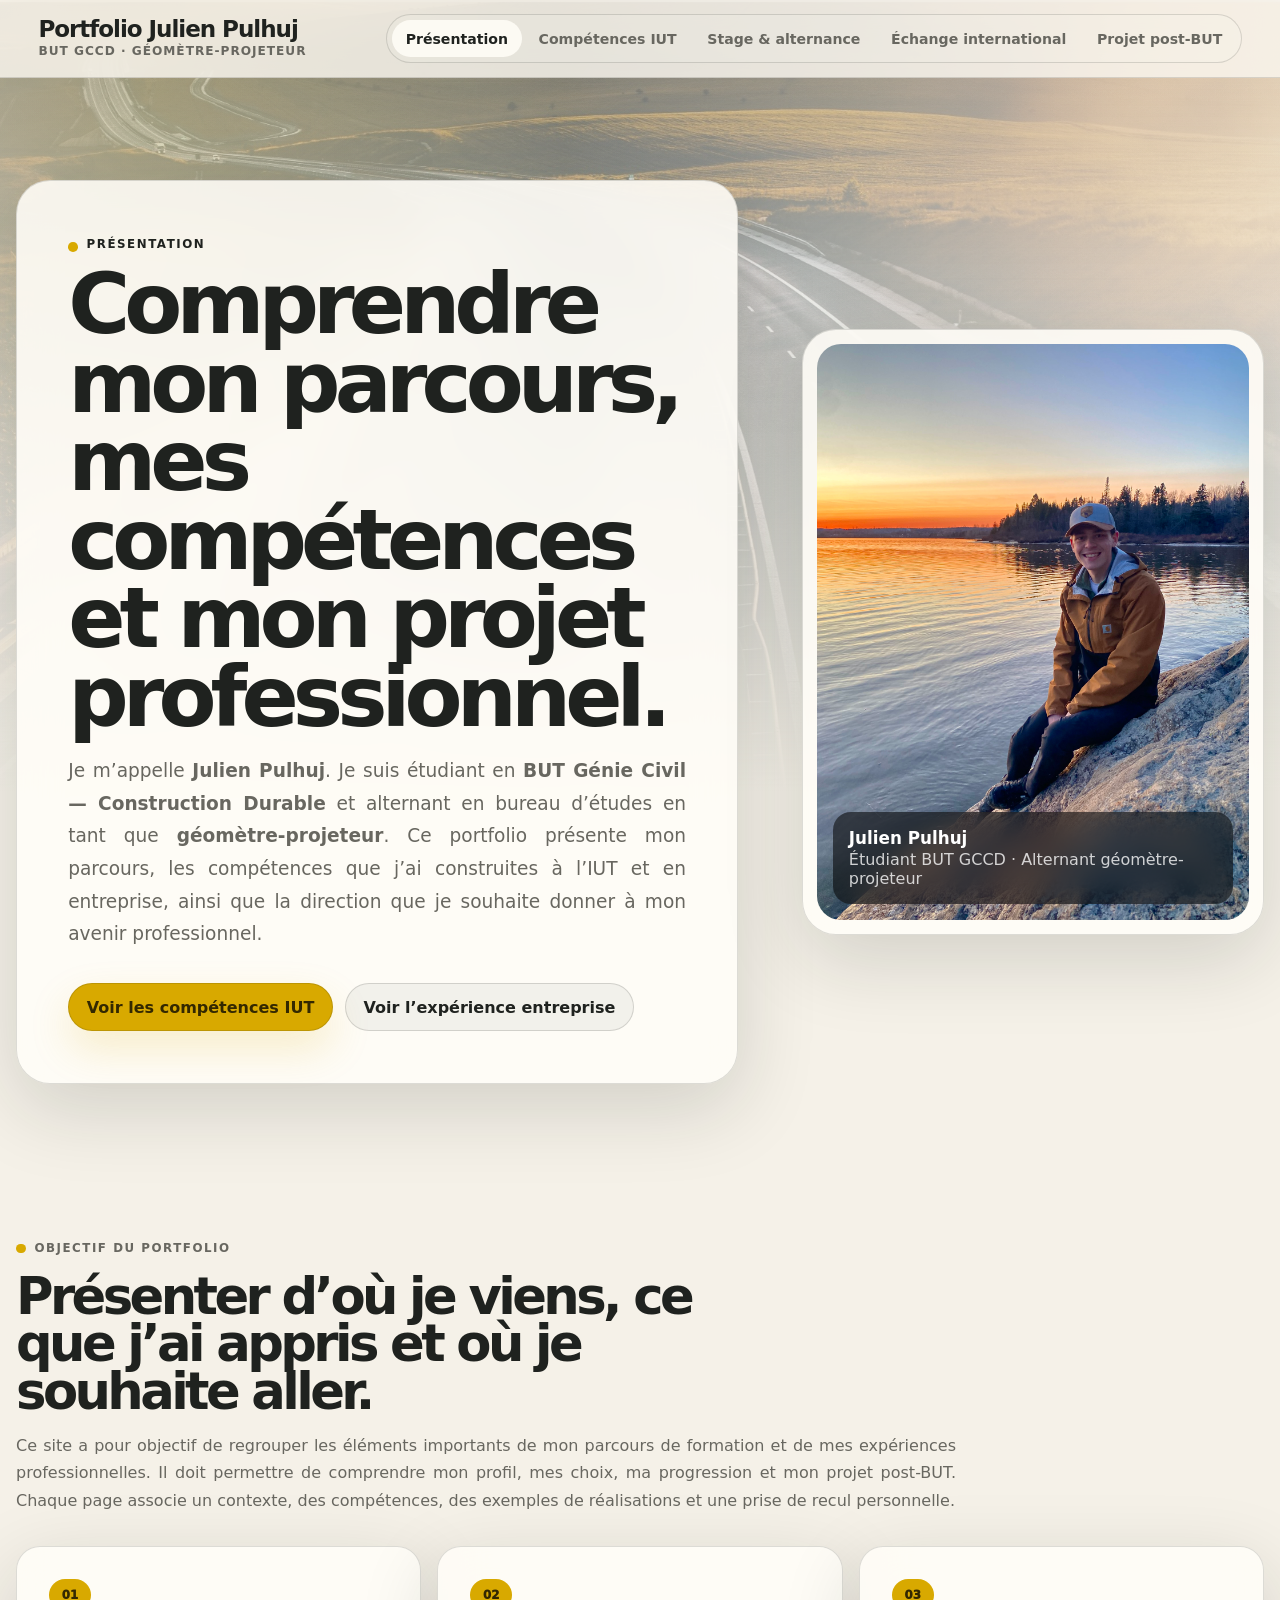
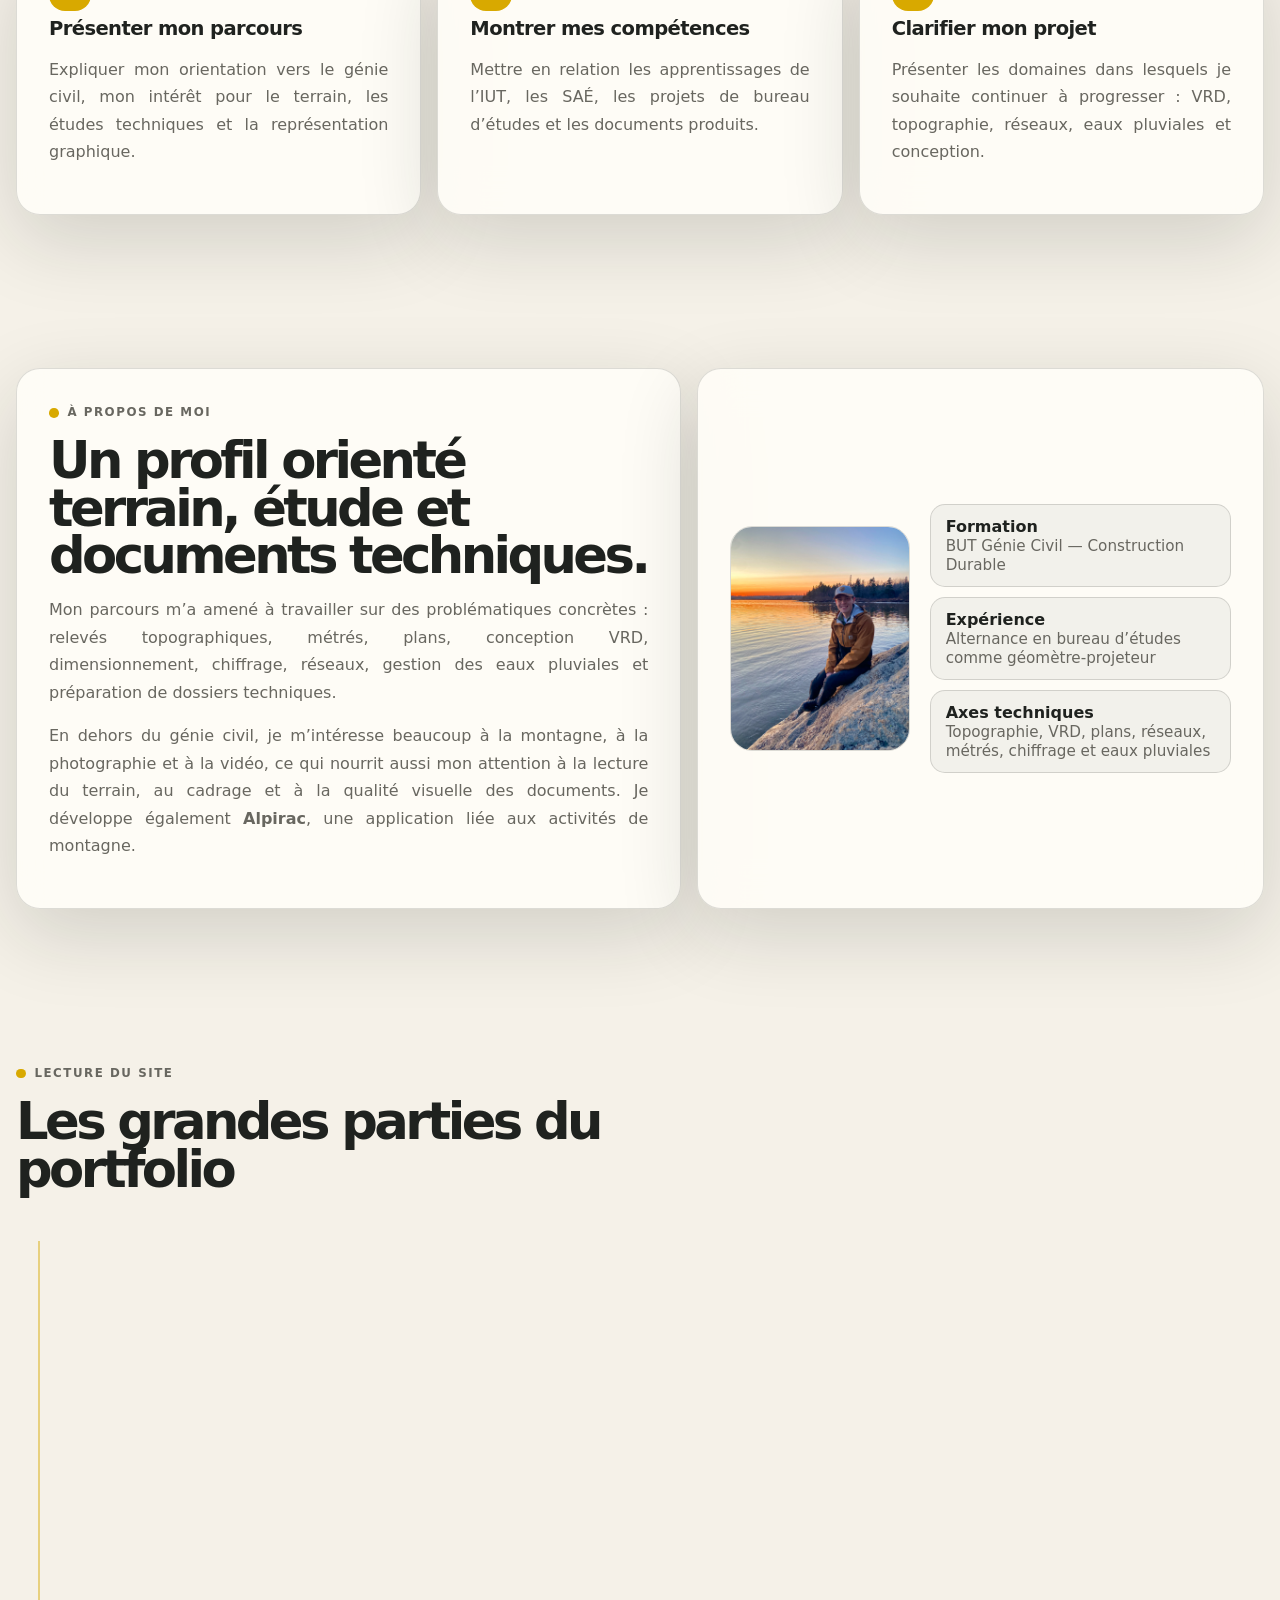
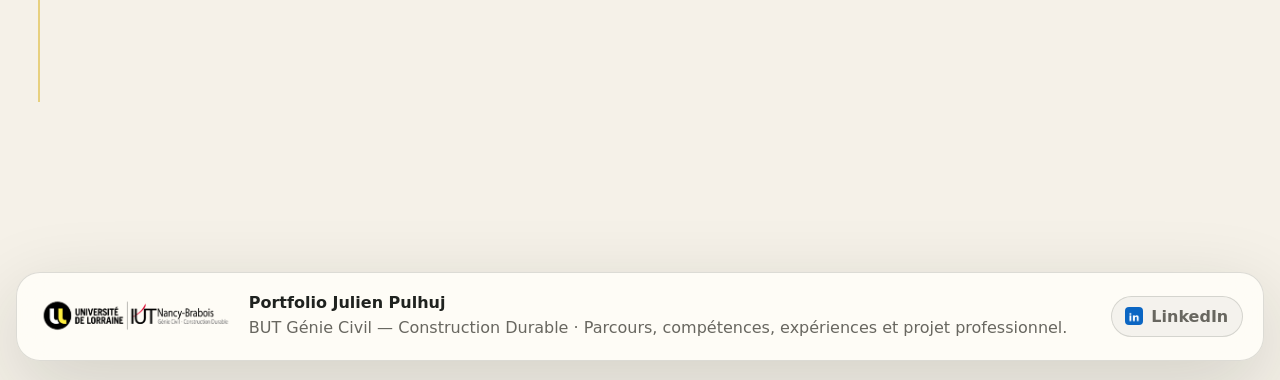
<file: index.html>
<!doctype html>
<html lang="fr">
<head>
  <meta charset="utf-8">
  <meta name="viewport" content="width=device-width, initial-scale=1">
  <title>Présentation — Portfolio Julien Pulhuj</title>
  <meta name="description" content="Présentation du portfolio, du parcours et des objectifs de Julien Pulhuj en Génie civil — Construction durable.">
  <meta name="author" content="Julien Pulhuj">
  <meta name="theme-color" content="#151510">
  <meta property="og:title" content="Présentation — Portfolio Julien Pulhuj">
  <meta property="og:description" content="Présentation du portfolio, du parcours et des objectifs de Julien Pulhuj en Génie civil — Construction durable.">
  <meta property="og:type" content="website">
  <meta property="og:image" content="assets/images/og-cover.svg">
  <link rel="icon" href="assets/images/favicon.svg" type="image/svg+xml">
  <link rel="stylesheet" href="assets/css/styles.css">
</head>
<body class="page-home">
  <a class="skip-link" href="#contenu">Aller au contenu</a>
  <div class="scroll-progress" aria-hidden="true"></div>

  <header class="site-header" data-header>
    <a class="brand" href="index.html" aria-label="Accueil du portfolio">
      <strong>Portfolio Julien Pulhuj</strong>
      <small>BUT GCCD · Géomètre-projeteur</small>
    </a>

    <button class="nav-toggle" type="button" aria-label="Ouvrir le menu" aria-expanded="false" data-nav-toggle>
      <span></span><span></span><span></span>
    </button>

    <nav class="main-nav" data-nav>
      <a class="nav-link" href="index.html" data-page="index.html">Présentation</a>
      <a class="nav-link" href="iut.html" data-page="iut.html">Compétences IUT</a>
      <a class="nav-link" href="entreprise.html" data-page="entreprise.html">Stage & alternance</a>
      <a class="nav-link" href="international.html" data-page="international.html">Échange international</a>
      <a class="nav-link" href="post-but.html" data-page="post-but.html">Projet post-BUT</a>
    </nav>
  </header>

  <main id="contenu">

    <section class="hero">
      <div class="hero-content reveal">
        <p class="eyebrow">Présentation</p>
        <h1>Comprendre mon parcours, mes compétences et mon projet professionnel.</h1>
        <p class="lead">
          Je m’appelle <strong>Julien Pulhuj</strong>. Je suis étudiant en <strong>BUT Génie Civil — Construction Durable</strong>
          et alternant en bureau d’études en tant que <strong>géomètre-projeteur</strong>. Ce portfolio présente mon parcours,
          les compétences que j’ai construites à l’IUT et en entreprise, ainsi que la direction que je souhaite donner à mon avenir professionnel.
        </p>
        <div class="hero-actions">
          <a class="btn primary" href="iut.html">Voir les compétences IUT</a>
          <a class="btn ghost" href="entreprise.html">Voir l’expérience entreprise</a>
        </div>
      </div>

      <aside class="hero-panel reveal delay-1" aria-label="Photo de profil">
        <div class="portrait-frame">
          <img src="assets/images/photo-julien.jpg" alt="Photo de Julien Pulhuj à remplacer">
          <div class="portrait-caption">
            <strong>Julien Pulhuj</strong>
            <span>Étudiant BUT GCCD · Alternant géomètre-projeteur</span>
          </div>
        </div>
      </aside>
    </section>

    <section class="section">
      <div class="section-heading reveal">
        <p class="eyebrow">Objectif du portfolio</p>
        <h2>Présenter d’où je viens, ce que j’ai appris et où je souhaite aller.</h2>
        <p>
          Ce site a pour objectif de regrouper les éléments importants de mon parcours de formation et de mes expériences professionnelles.
          Il doit permettre de comprendre mon profil, mes choix, ma progression et mon projet post-BUT. Chaque page associe un contexte,
          des compétences, des exemples de réalisations et une prise de recul personnelle.
        </p>
      </div>

      <div class="grid cards-3">
        <article class="card reveal">
          <span class="card-icon">01</span>
          <h3>Présenter mon parcours</h3>
          <p>Expliquer mon orientation vers le génie civil, mon intérêt pour le terrain, les études techniques et la représentation graphique.</p>
        </article>
        <article class="card reveal delay-1">
          <span class="card-icon">02</span>
          <h3>Montrer mes compétences</h3>
          <p>Mettre en relation les apprentissages de l’IUT, les SAÉ, les projets de bureau d’études et les documents produits.</p>
        </article>
        <article class="card reveal delay-2">
          <span class="card-icon">03</span>
          <h3>Clarifier mon projet</h3>
          <p>Présenter les domaines dans lesquels je souhaite continuer à progresser : VRD, topographie, réseaux, eaux pluviales et conception.</p>
        </article>
      </div>
    </section>

    <section class="section split">
      <div class="panel reveal">
        <p class="eyebrow">À propos de moi</p>
        <h2>Un profil orienté terrain, étude et documents techniques.</h2>
        <p>
          Mon parcours m’a amené à travailler sur des problématiques concrètes : relevés topographiques, métrés, plans,
          conception VRD, dimensionnement, chiffrage, réseaux, gestion des eaux pluviales et préparation de dossiers techniques.
        </p>
        <p>
          En dehors du génie civil, je m’intéresse beaucoup à la montagne, à la photographie et à la vidéo, ce qui nourrit aussi mon attention
          à la lecture du terrain, au cadrage et à la qualité visuelle des documents. Je développe également <strong>Alpirac</strong>, une application liée aux activités de montagne.
        </p>
      </div>

      <div class="profile-panel reveal delay-1">
        <img src="assets/images/photo-julien.jpg" alt="Photo de Julien Pulhuj à remplacer">
        <div class="profile-details">
          <div class="profile-detail">
            <strong>Formation</strong>
            <span>BUT Génie Civil — Construction Durable</span>
          </div>
          <div class="profile-detail">
            <strong>Expérience</strong>
            <span>Alternance en bureau d’études comme géomètre-projeteur</span>
          </div>
          <div class="profile-detail">
            <strong>Axes techniques</strong>
            <span>Topographie, VRD, plans, réseaux, métrés, chiffrage et eaux pluviales</span>
          </div>
        </div>
      </div>
    </section>

    <section class="section">
      <div class="section-heading reveal">
        <p class="eyebrow">Lecture du site</p>
        <h2>Les grandes parties du portfolio</h2>
      </div>

      <div class="timeline">
        <a class="timeline-item reveal" href="index.html">
          <span>1</span>
          <div>
            <h3>Présentation</h3>
            <p>Profil, objectif du portfolio et identité professionnelle.</p>
          </div>
        </a>
        <a class="timeline-item reveal" href="iut.html">
          <span>2</span>
          <div>
            <h3>Compétences acquises à l’IUT</h3>
            <p>SAÉ, projets, programme du BUT, acquis techniques et transversaux.</p>
          </div>
        </a>
        <a class="timeline-item reveal" href="entreprise.html">
          <span>3</span>
          <div>
            <h3>Compétences acquises en entreprise</h3>
            <p>Stage, alternance, bureau d’études, terrain, plans, métrés et chiffrage.</p>
          </div>
        </a>
        <a class="timeline-item reveal" href="international.html">
          <span>4</span>
          <div>
            <h3>Échange international</h3>
            <p>Ouverture, adaptation, méthodes de travail et bilan personnel.</p>
          </div>
        </a>
        <a class="timeline-item reveal" href="post-but.html">
          <span>5</span>
          <div>
            <h3>Projet post-BUT</h3>
            <p>Objectifs professionnels, poursuite possible et diaporama de présentation.</p>
          </div>
        </a>
      </div>
    </section>

  </main>

  <footer class="site-footer">
    <div class="footer-identity">
      <img class="footer-university-logo" src="assets/images/universite-lorraine.png" alt="Université de Lorraine">
      <div>
        <strong>Portfolio Julien Pulhuj</strong>
        <p>BUT Génie Civil — Construction Durable · Parcours, compétences, expériences et projet professionnel.</p>
      </div>
    </div>
    <div class="footer-links">
      <a class="social-link" href="https://www.linkedin.com/in/julien-pulhuj" target="_blank" rel="noopener noreferrer" aria-label="Voir mon profil LinkedIn">
        <img src="assets/images/linkedin.jpg" alt="" aria-hidden="true">
        <span>LinkedIn</span>
      </a>
    </div>
  </footer>

  <script src="assets/js/main.js"></script>
</body>
</html>
</file>
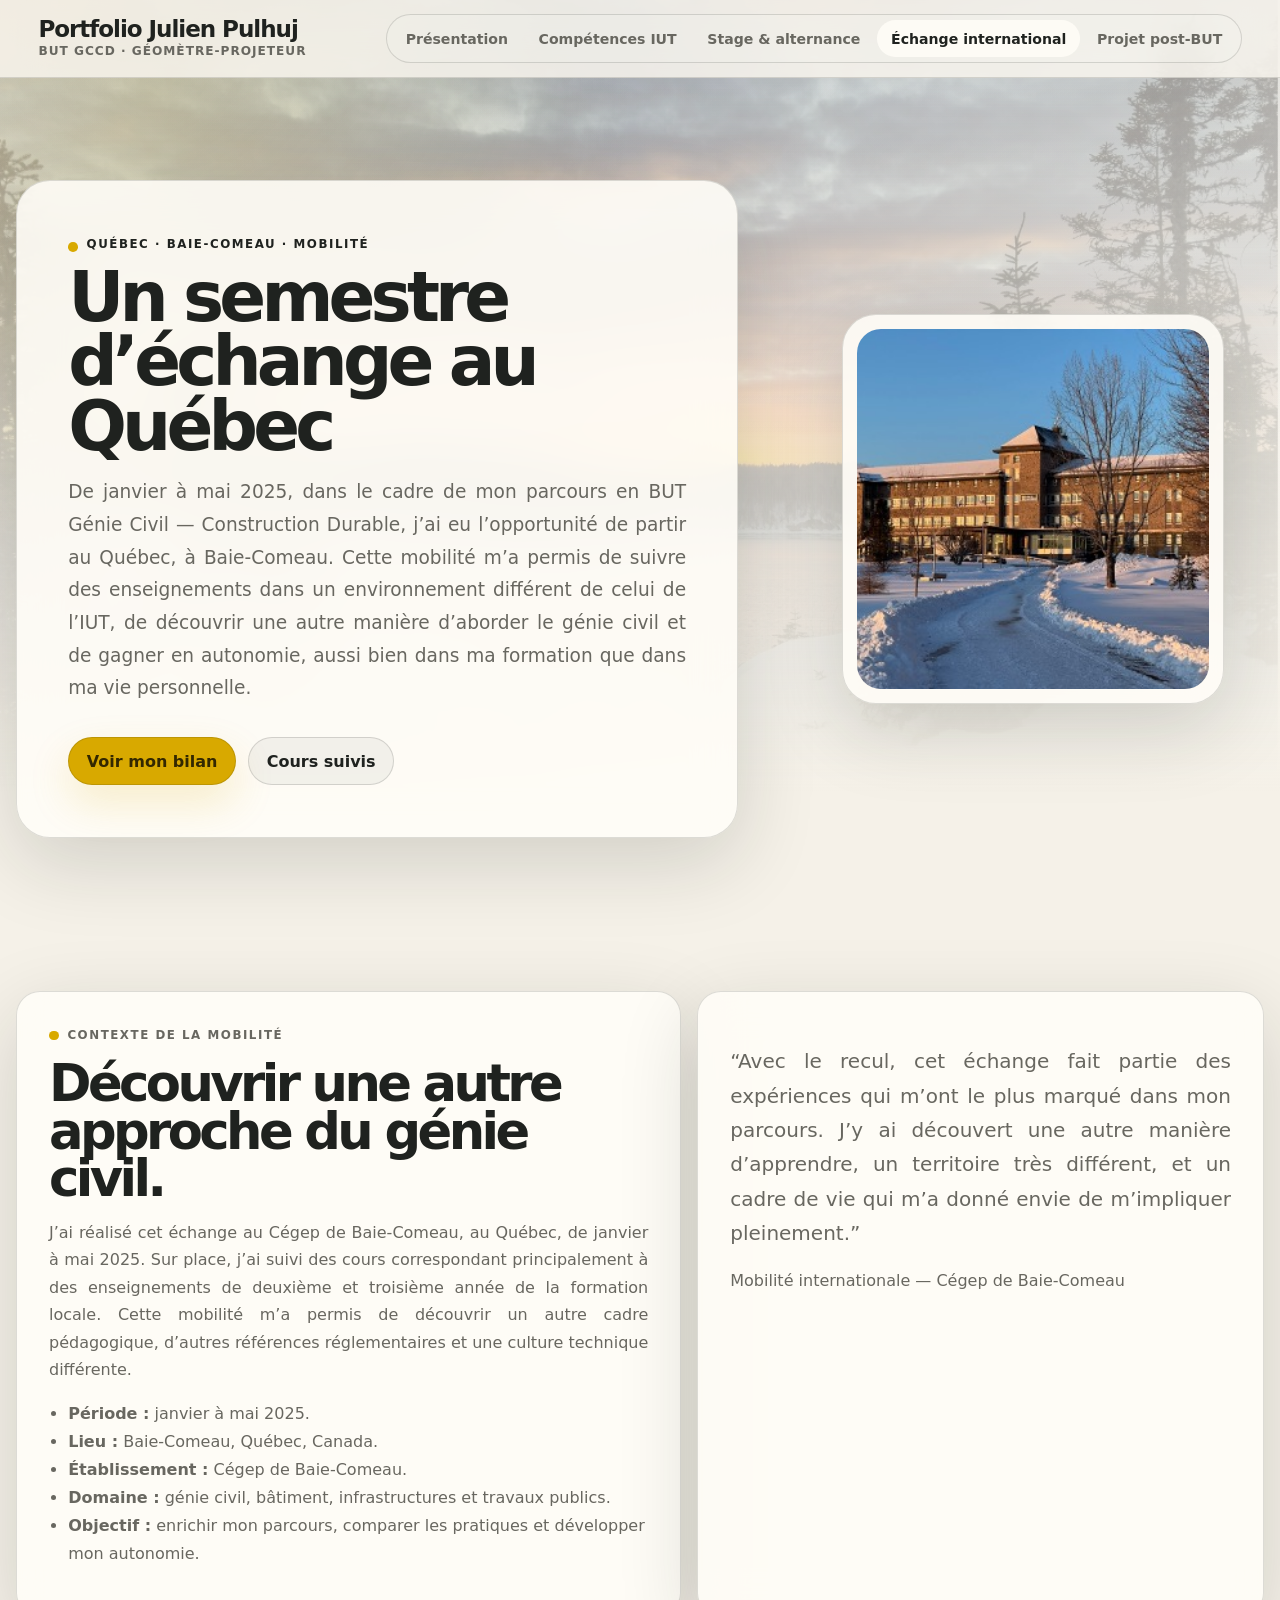
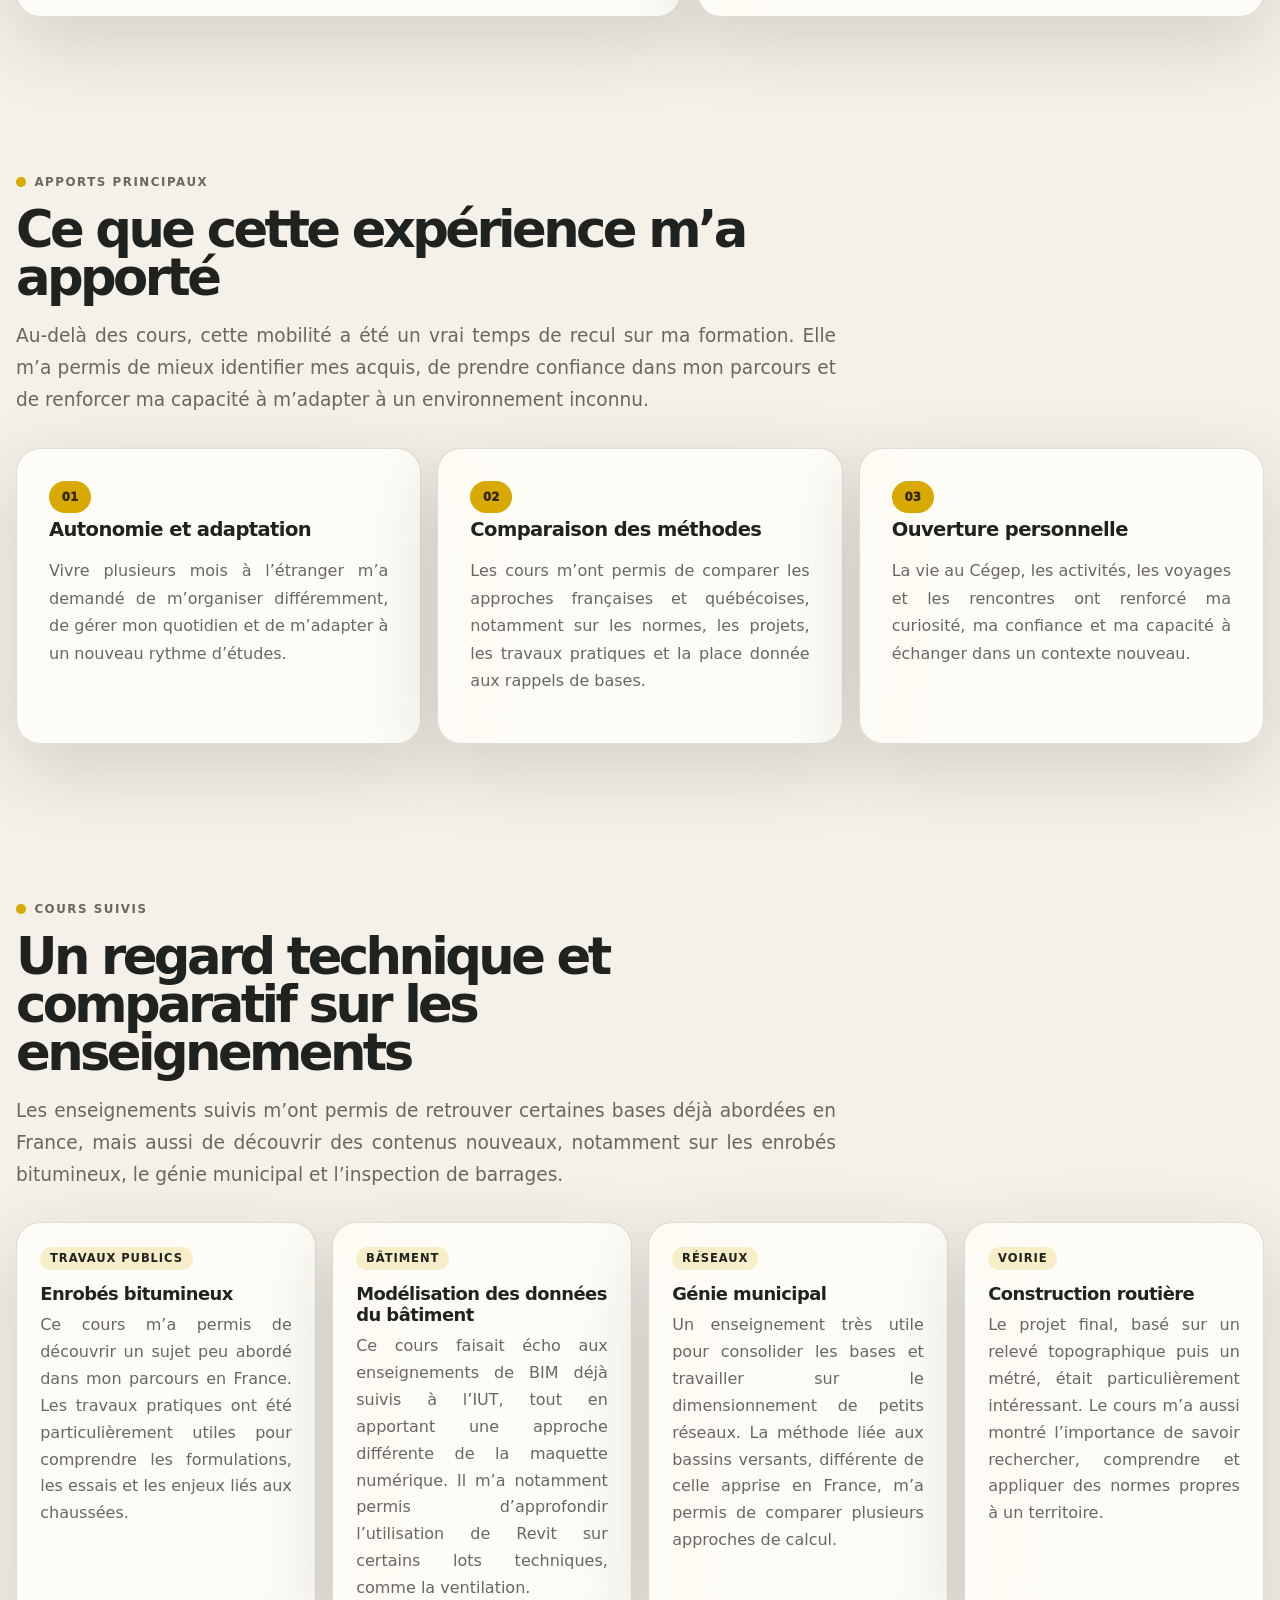
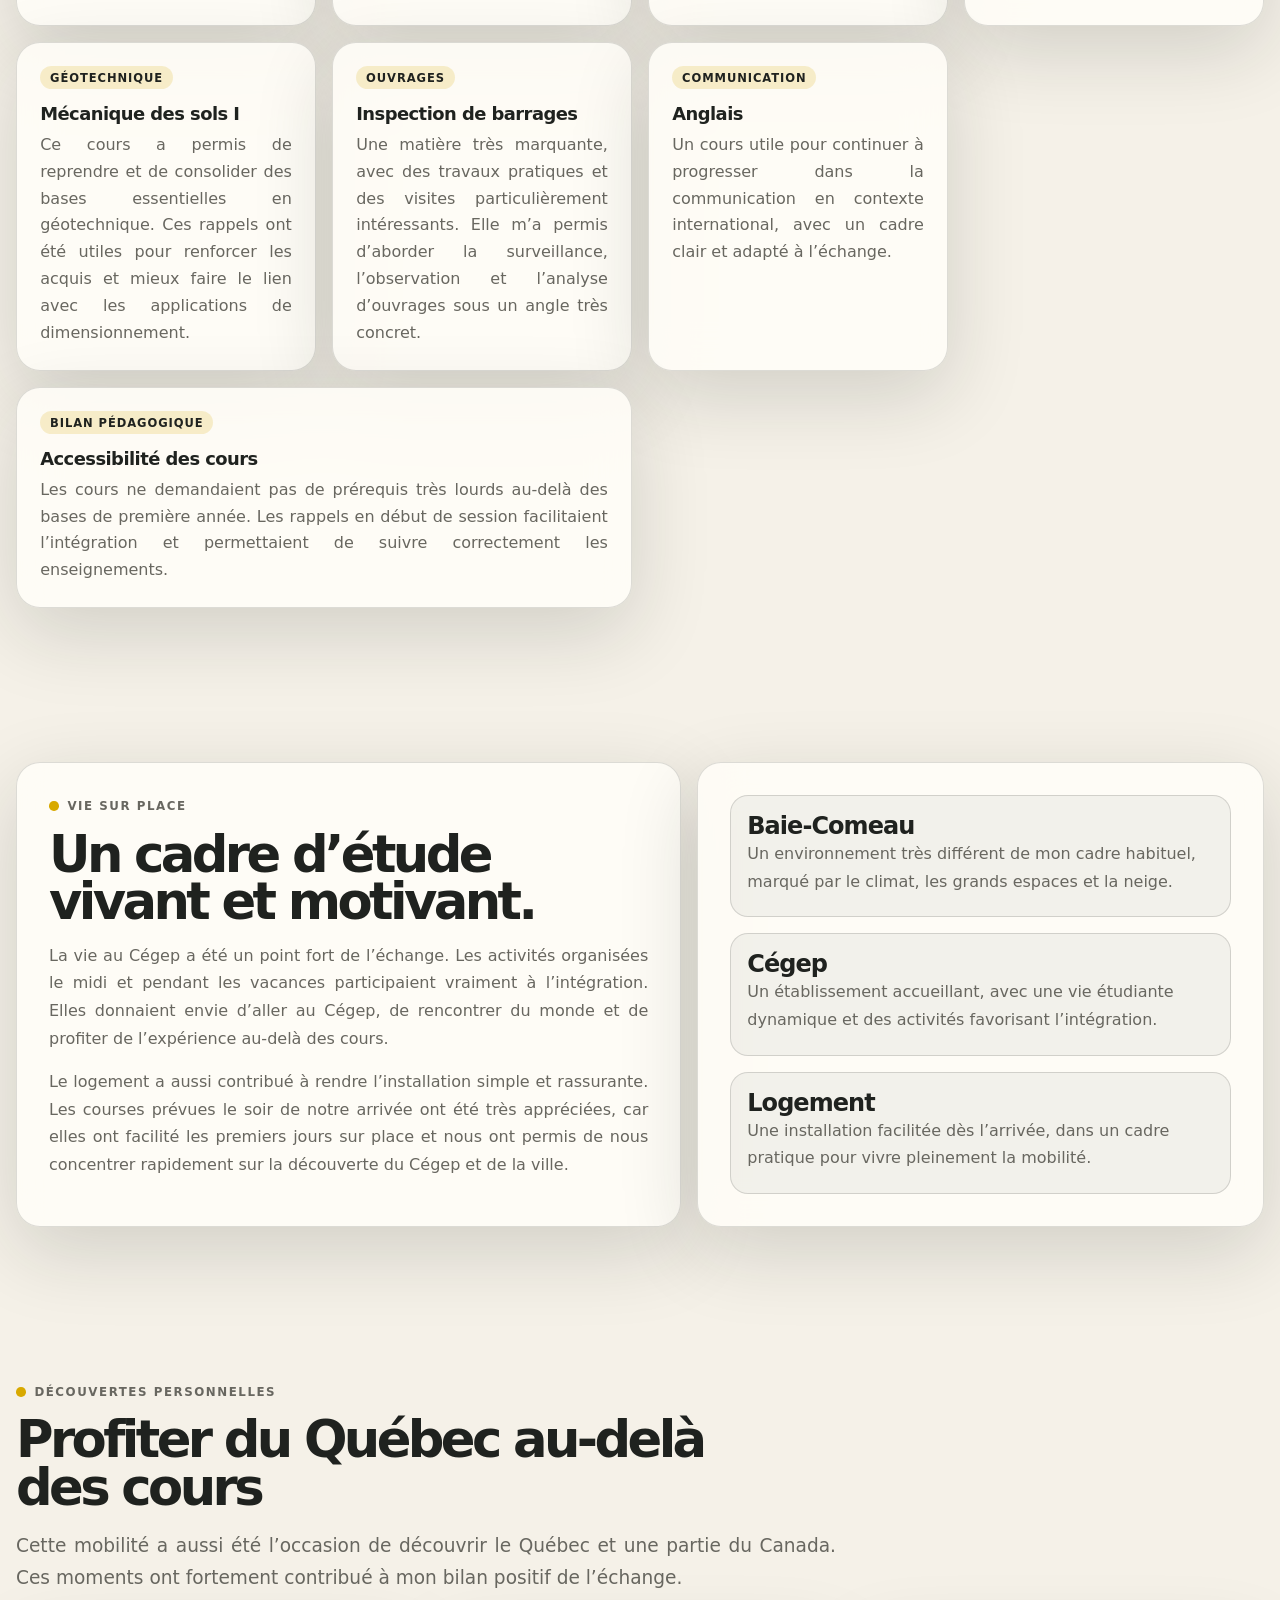
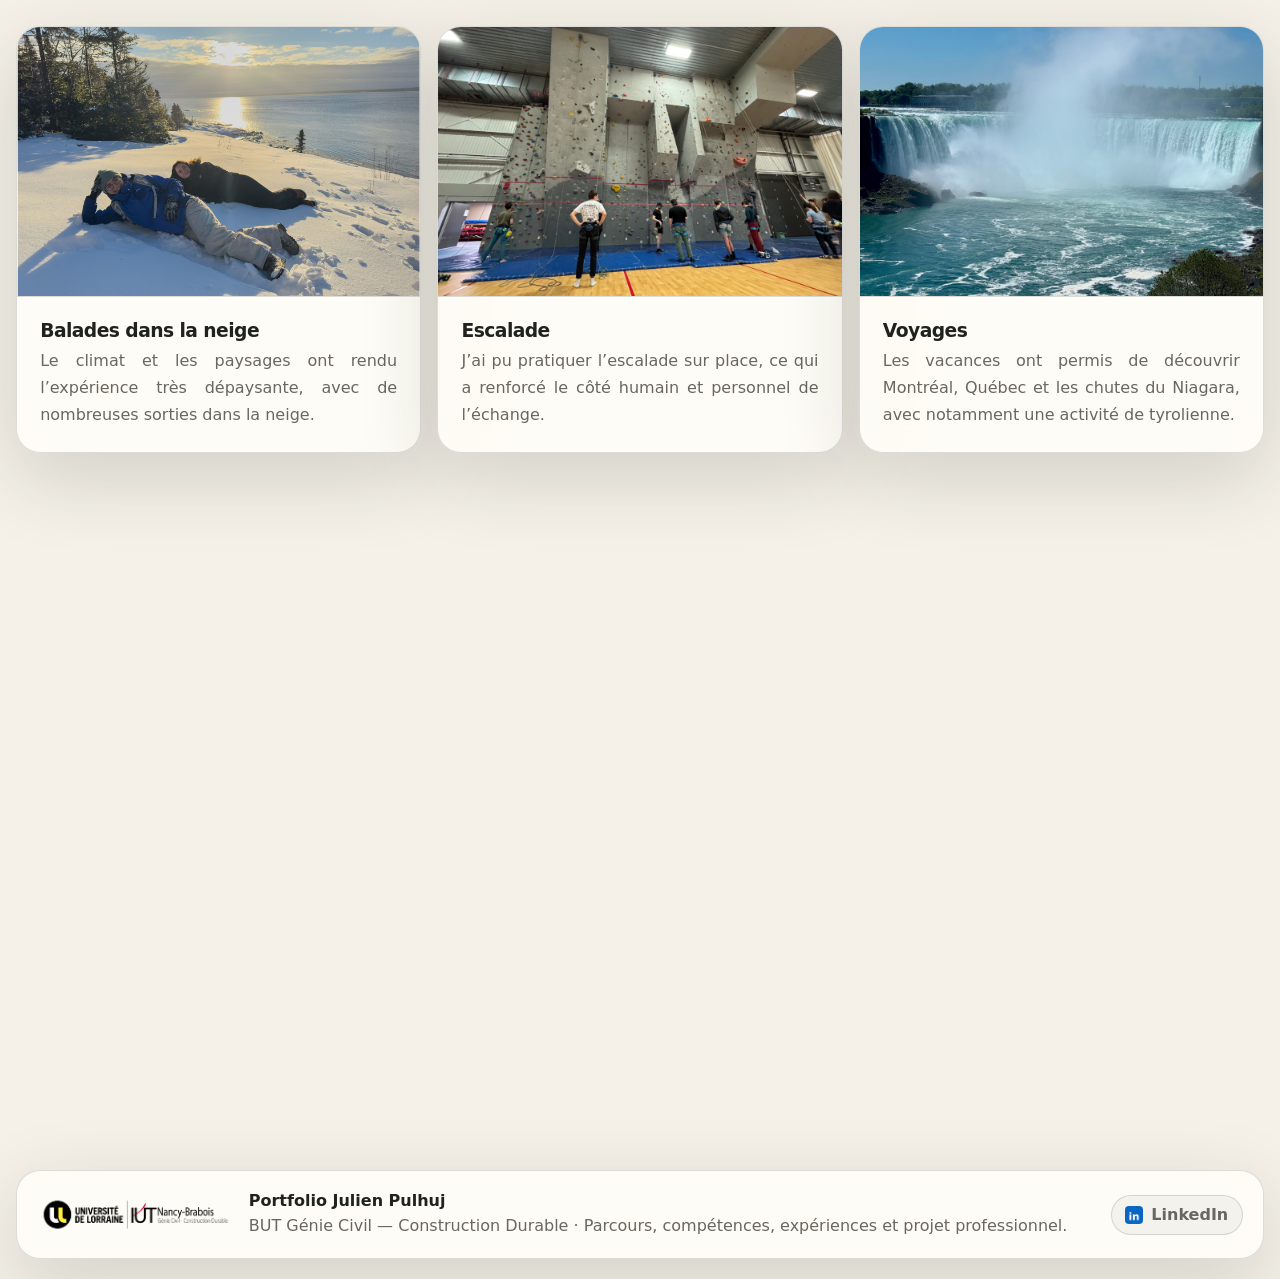
<file: international.html>
<!doctype html>
<html lang="fr">
<head>
  <meta charset="utf-8">
  <meta name="viewport" content="width=device-width, initial-scale=1">
  <title>Échange international — Portfolio Julien Pulhuj</title>
  <meta name="description" content="Échange international au Québec, au Cégep de Baie-Comeau : cours suivis, adaptation, bilan personnel et ouverture professionnelle.">
  <meta name="author" content="Julien Pulhuj">
  <meta name="theme-color" content="#151510">
  <meta property="og:title" content="Échange international — Portfolio Julien Pulhuj">
  <meta property="og:description" content="Échange international au Québec, au Cégep de Baie-Comeau : cours suivis, adaptation, bilan personnel et ouverture professionnelle.">
  <meta property="og:type" content="website">
  <meta property="og:image" content="assets/images/og-cover.svg">
  <link rel="icon" href="assets/images/favicon.svg" type="image/svg+xml">
  <link rel="stylesheet" href="assets/css/styles.css">
</head>
<body class="page-international">
  <a class="skip-link" href="#contenu">Aller au contenu</a>
  <div class="scroll-progress" aria-hidden="true"></div>

  <header class="site-header" data-header>
    <a class="brand" href="index.html" aria-label="Accueil du portfolio">
      <strong>Portfolio Julien Pulhuj</strong>
      <small>BUT GCCD · Géomètre-projeteur</small>
    </a>

    <button class="nav-toggle" type="button" aria-label="Ouvrir le menu" aria-expanded="false" data-nav-toggle>
      <span></span><span></span><span></span>
    </button>

    <nav class="main-nav" data-nav>
      <a class="nav-link" href="index.html" data-page="index.html">Présentation</a>
      <a class="nav-link" href="iut.html" data-page="iut.html">Compétences IUT</a>
      <a class="nav-link" href="entreprise.html" data-page="entreprise.html">Stage & alternance</a>
      <a class="nav-link" href="international.html" data-page="international.html">Échange international</a>
      <a class="nav-link" href="post-but.html" data-page="post-but.html">Projet post-BUT</a>
    </nav>
  </header>

  <main id="contenu">

    <section class="page-hero">
      <div class="hero-content reveal">
        <p class="eyebrow">Québec · Baie-Comeau · Mobilité</p>
        <h1>Un semestre d’échange au Québec</h1>
        <p class="lead">
          De janvier à mai 2025, dans le cadre de mon parcours en BUT Génie Civil — Construction Durable, j’ai eu l’opportunité de partir au Québec, à Baie-Comeau. Cette mobilité m’a permis de suivre des enseignements dans un environnement différent de celui de l’IUT, de découvrir une autre manière d’aborder le génie civil et de gagner en autonomie, aussi bien dans ma formation que dans ma vie personnelle.
        </p>
        <div class="hero-actions">
          <a class="btn primary" href="#bilan">Voir mon bilan</a>
          <a class="btn ghost" href="#cours">Cours suivis</a>
        </div>
      </div>
      <figure class="page-visual reveal delay-1">
        <img src="assets/images/quebec-baie-comeau.jpg" alt="Illustration de l'échange au Québec à Baie-Comeau">
      </figure>
    </section>

    <section class="section split">
      <div class="panel reveal">
        <p class="eyebrow">Contexte de la mobilité</p>
        <h2>Découvrir une autre approche du génie civil.</h2>
        <p>
          J’ai réalisé cet échange au Cégep de Baie-Comeau, au Québec, de janvier à mai 2025. Sur place, j’ai suivi des cours correspondant principalement à des enseignements de deuxième et troisième année de la formation locale. Cette mobilité m’a permis de découvrir un autre cadre pédagogique, d’autres références réglementaires et une culture technique différente.
        </p>
        <ul class="clean-list">
          <li><strong>Période :</strong> janvier à mai 2025.</li>
          <li><strong>Lieu :</strong> Baie-Comeau, Québec, Canada.</li>
          <li><strong>Établissement :</strong> Cégep de Baie-Comeau.</li>
          <li><strong>Domaine :</strong> génie civil, bâtiment, infrastructures et travaux publics.</li>
          <li><strong>Objectif :</strong> enrichir mon parcours, comparer les pratiques et développer mon autonomie.</li>
        </ul>
      </div>

      <div class="quote-card reveal delay-1">
        <p>
          “Avec le recul, cet échange fait partie des expériences qui m’ont le plus marqué dans mon parcours. J’y ai découvert une autre manière d’apprendre, un territoire très différent, et un cadre de vie qui m’a donné envie de m’impliquer pleinement.”
        </p>
        <span>Mobilité internationale — Cégep de Baie-Comeau</span>
      </div>
    </section>

    <section class="section">
      <div class="section-heading reveal">
        <p class="eyebrow">Apports principaux</p>
        <h2>Ce que cette expérience m’a apporté</h2>
        <p class="lead">
          Au-delà des cours, cette mobilité a été un vrai temps de recul sur ma formation. Elle m’a permis de mieux identifier mes acquis, de prendre confiance dans mon parcours et de renforcer ma capacité à m’adapter à un environnement inconnu.
        </p>
      </div>

      <div class="grid cards-3">
        <article class="card reveal">
          <span class="card-icon">01</span>
          <h3>Autonomie et adaptation</h3>
          <p>Vivre plusieurs mois à l’étranger m’a demandé de m’organiser différemment, de gérer mon quotidien et de m’adapter à un nouveau rythme d’études.</p>
        </article>
        <article class="card reveal delay-1">
          <span class="card-icon">02</span>
          <h3>Comparaison des méthodes</h3>
          <p>Les cours m’ont permis de comparer les approches françaises et québécoises, notamment sur les normes, les projets, les travaux pratiques et la place donnée aux rappels de bases.</p>
        </article>
        <article class="card reveal delay-2">
          <span class="card-icon">03</span>
          <h3>Ouverture personnelle</h3>
          <p>La vie au Cégep, les activités, les voyages et les rencontres ont renforcé ma curiosité, ma confiance et ma capacité à échanger dans un contexte nouveau.</p>
        </article>
      </div>
    </section>

    <section class="section" id="cours">
      <div class="section-heading reveal">
        <p class="eyebrow">Cours suivis</p>
        <h2>Un regard technique et comparatif sur les enseignements</h2>
        <p class="lead">
          Les enseignements suivis m’ont permis de retrouver certaines bases déjà abordées en France, mais aussi de découvrir des contenus nouveaux, notamment sur les enrobés bitumineux, le génie municipal et l’inspection de barrages.
        </p>
      </div>

      <div class="course-grid">
        <article class="course-card reveal">
          <span>Travaux publics</span>
          <h3>Enrobés bitumineux</h3>
          <p>Ce cours m’a permis de découvrir un sujet peu abordé dans mon parcours en France. Les travaux pratiques ont été particulièrement utiles pour comprendre les formulations, les essais et les enjeux liés aux chaussées.</p>
        </article>
        <article class="course-card reveal delay-1">
          <span>Bâtiment</span>
          <h3>Modélisation des données du bâtiment</h3>
          <p>Ce cours faisait écho aux enseignements de BIM déjà suivis à l’IUT, tout en apportant une approche différente de la maquette numérique. Il m’a notamment permis d’approfondir l’utilisation de Revit sur certains lots techniques, comme la ventilation.</p>
        </article>
        <article class="course-card reveal delay-2">
          <span>Réseaux</span>
          <h3>Génie municipal</h3>
          <p>Un enseignement très utile pour consolider les bases et travailler sur le dimensionnement de petits réseaux. La méthode liée aux bassins versants, différente de celle apprise en France, m’a permis de comparer plusieurs approches de calcul.</p>
        </article>
        <article class="course-card reveal">
          <span>Voirie</span>
          <h3>Construction routière</h3>
          <p>Le projet final, basé sur un relevé topographique puis un métré, était particulièrement intéressant. Le cours m’a aussi montré l’importance de savoir rechercher, comprendre et appliquer des normes propres à un territoire.</p>
        </article>
        <article class="course-card reveal delay-1">
          <span>Géotechnique</span>
          <h3>Mécanique des sols I</h3>
          <p>Ce cours a permis de reprendre et de consolider des bases essentielles en géotechnique. Ces rappels ont été utiles pour renforcer les acquis et mieux faire le lien avec les applications de dimensionnement.</p>
        </article>
        <article class="course-card reveal delay-2">
          <span>Ouvrages</span>
          <h3>Inspection de barrages</h3>
          <p>Une matière très marquante, avec des travaux pratiques et des visites particulièrement intéressants. Elle m’a permis d’aborder la surveillance, l’observation et l’analyse d’ouvrages sous un angle très concret.</p>
        </article>
        <article class="course-card reveal">
          <span>Communication</span>
          <h3>Anglais</h3>
          <p>Un cours utile pour continuer à progresser dans la communication en contexte international, avec un cadre clair et adapté à l’échange.</p>
        </article>
        <article class="course-card reveal delay-1 emphasis-card">
          <span>Bilan pédagogique</span>
          <h3>Accessibilité des cours</h3>
          <p>Les cours ne demandaient pas de prérequis très lourds au-delà des bases de première année. Les rappels en début de session facilitaient l’intégration et permettaient de suivre correctement les enseignements.</p>
        </article>
      </div>
    </section>

    <section class="section split">
      <div class="panel reveal">
        <p class="eyebrow">Vie sur place</p>
        <h2>Un cadre d’étude vivant et motivant.</h2>
        <p>
          La vie au Cégep a été un point fort de l’échange. Les activités organisées le midi et pendant les vacances participaient vraiment à l’intégration. Elles donnaient envie d’aller au Cégep, de rencontrer du monde et de profiter de l’expérience au-delà des cours.
        </p>
        <p>
          Le logement a aussi contribué à rendre l’installation simple et rassurante. Les courses prévues le soir de notre arrivée ont été très appréciées, car elles ont facilité les premiers jours sur place et nous ont permis de nous concentrer rapidement sur la découverte du Cégep et de la ville.
        </p>
      </div>

      <div class="stats-card reveal delay-1">
        <div>
          <strong>Baie-Comeau</strong>
          <span>Un environnement très différent de mon cadre habituel, marqué par le climat, les grands espaces et la neige.</span>
        </div>
        <div>
          <strong>Cégep</strong>
          <span>Un établissement accueillant, avec une vie étudiante dynamique et des activités favorisant l’intégration.</span>
        </div>
        <div>
          <strong>Logement</strong>
          <span>Une installation facilitée dès l’arrivée, dans un cadre pratique pour vivre pleinement la mobilité.</span>
        </div>
      </div>
    </section>

    <section class="section">
      <div class="section-heading reveal">
        <p class="eyebrow">Découvertes personnelles</p>
        <h2>Profiter du Québec au-delà des cours</h2>
        <p class="lead">
          Cette mobilité a aussi été l’occasion de découvrir le Québec et une partie du Canada. Ces moments ont fortement contribué à mon bilan positif de l’échange.
        </p>
      </div>

      <div class="photo-grid">
        <article class="photo-card reveal">
          <img src="assets/images/quebec-snow.jpg" alt="Illustration de balades dans la neige au Québec">
          <div>
            <h3>Balades dans la neige</h3>
            <p>Le climat et les paysages ont rendu l’expérience très dépaysante, avec de nombreuses sorties dans la neige.</p>
          </div>
        </article>
        <article class="photo-card reveal delay-1">
          <img src="assets/images/quebec-climbing.jpg" alt="Illustration d'escalade pendant l'échange au Québec">
          <div>
            <h3>Escalade</h3>
            <p>J’ai pu pratiquer l’escalade sur place, ce qui a renforcé le côté humain et personnel de l’échange.</p>
          </div>
        </article>
        <article class="photo-card reveal delay-2">
          <img src="assets/images/quebec-travel.jpg" alt="Illustration de voyages à Montréal, Québec et aux chutes du Niagara">
          <div>
            <h3>Voyages</h3>
            <p>Les vacances ont permis de découvrir Montréal, Québec et les chutes du Niagara, avec notamment une activité de tyrolienne.</p>
          </div>
        </article>
      </div>
    </section>

    <section class="section" id="bilan">
      <div class="callout reveal">
        <p class="eyebrow">Bilan personnel</p>
        <h2>Une expérience qui a renforcé mon parcours.</h2>
        <p>
          Cet échange international m’a permis de sortir de mon cadre habituel et de mieux comprendre ce que je voulais construire dans la suite de mon parcours. J’ai pu comparer des méthodes d’enseignement, découvrir d’autres références techniques, développer mon autonomie et vivre une expérience humaine très riche.
        </p>
        <p>
          Avec le recul, je garde un excellent souvenir de ce semestre à Baie-Comeau. Le Cégep, les cours, les activités, les voyages et la vie sur place ont formé une expérience complète, qui m’a apporté autant sur le plan personnel que professionnel. Cette mobilité montre ma capacité à m’adapter, à apprendre dans un contexte différent et à tirer parti d’une opportunité pour progresser.
        </p>
      </div>
    </section>


  </main>

  <footer class="site-footer">
    <div class="footer-identity">
      <img class="footer-university-logo" src="assets/images/universite-lorraine.png" alt="Université de Lorraine">
      <div>
        <strong>Portfolio Julien Pulhuj</strong>
        <p>BUT Génie Civil — Construction Durable · Parcours, compétences, expériences et projet professionnel.</p>
      </div>
    </div>
    <div class="footer-links">
      <a class="social-link" href="https://www.linkedin.com/in/julien-pulhuj" target="_blank" rel="noopener noreferrer" aria-label="Voir mon profil LinkedIn">
        <img src="assets/images/linkedin.jpg" alt="" aria-hidden="true">
        <span>LinkedIn</span>
      </a>
    </div>
  </footer>

  <script src="assets/js/main.js"></script>
</body>
</html>
</file>
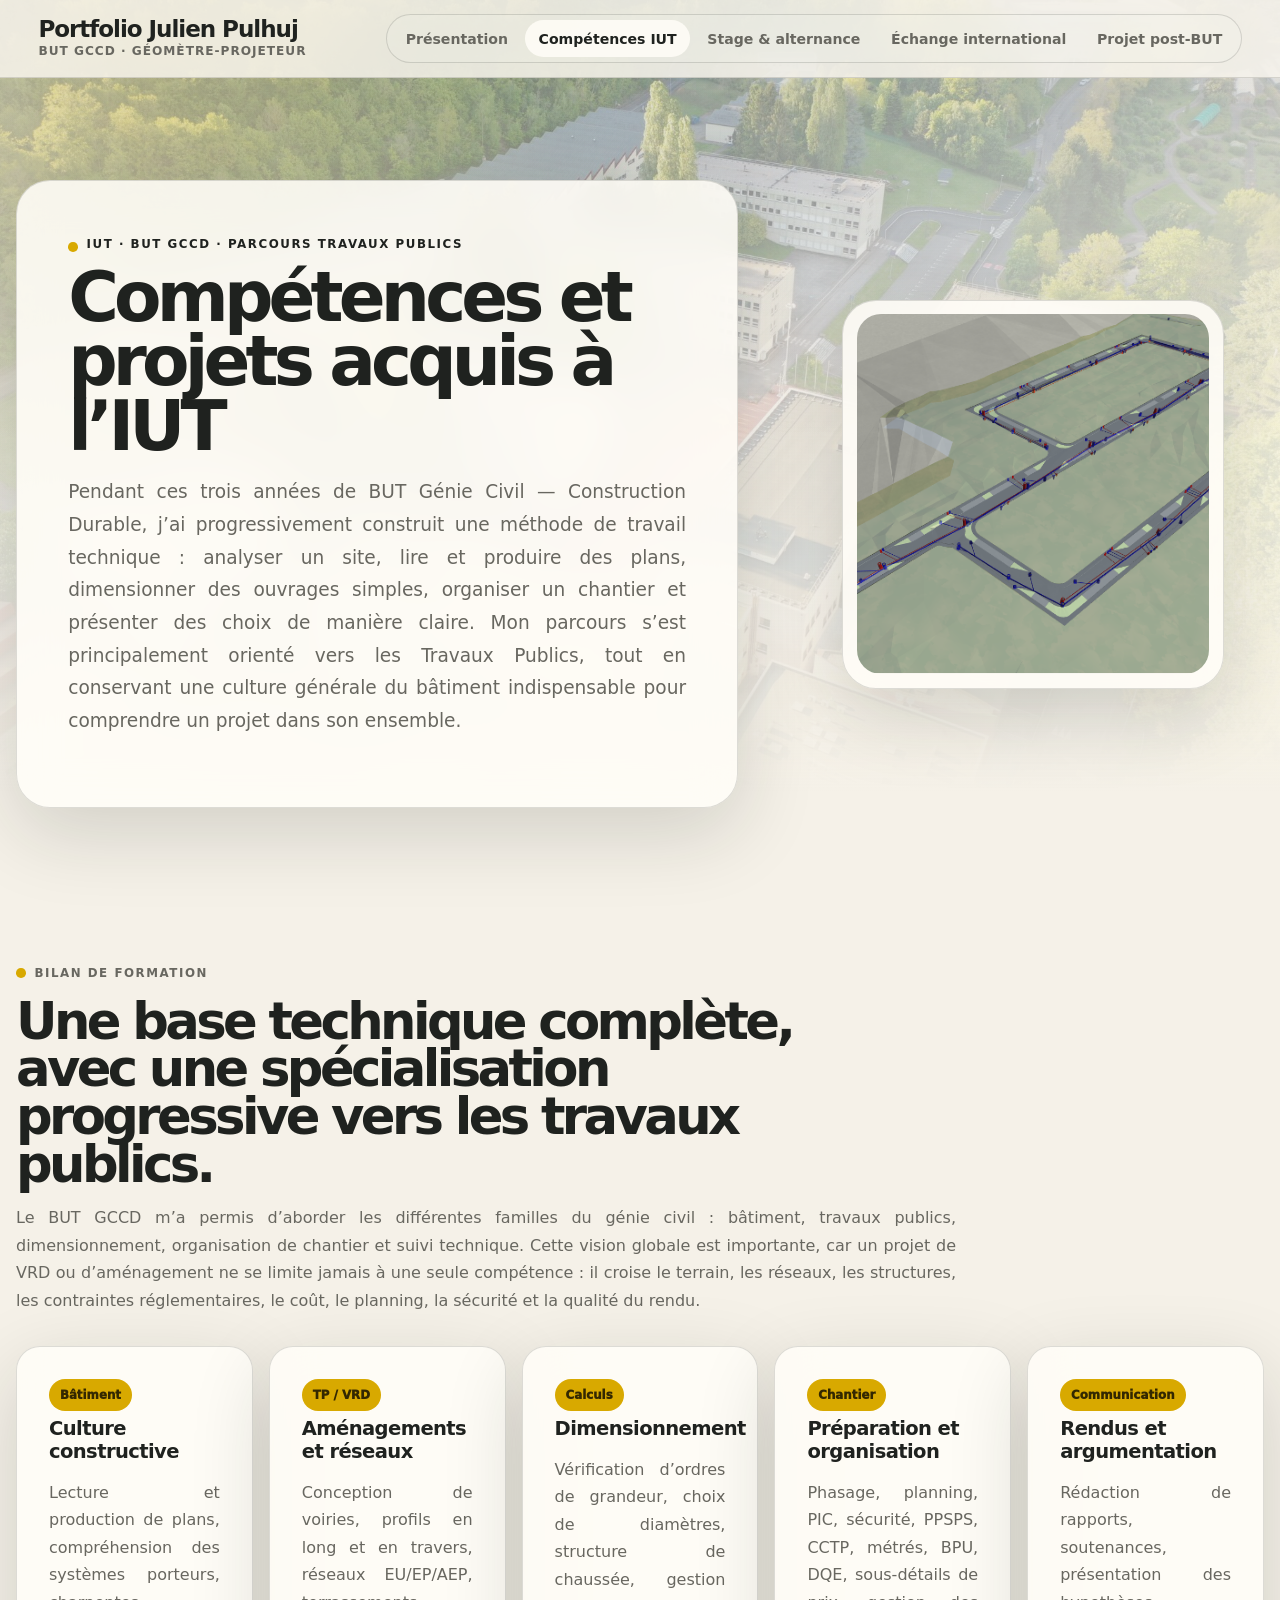
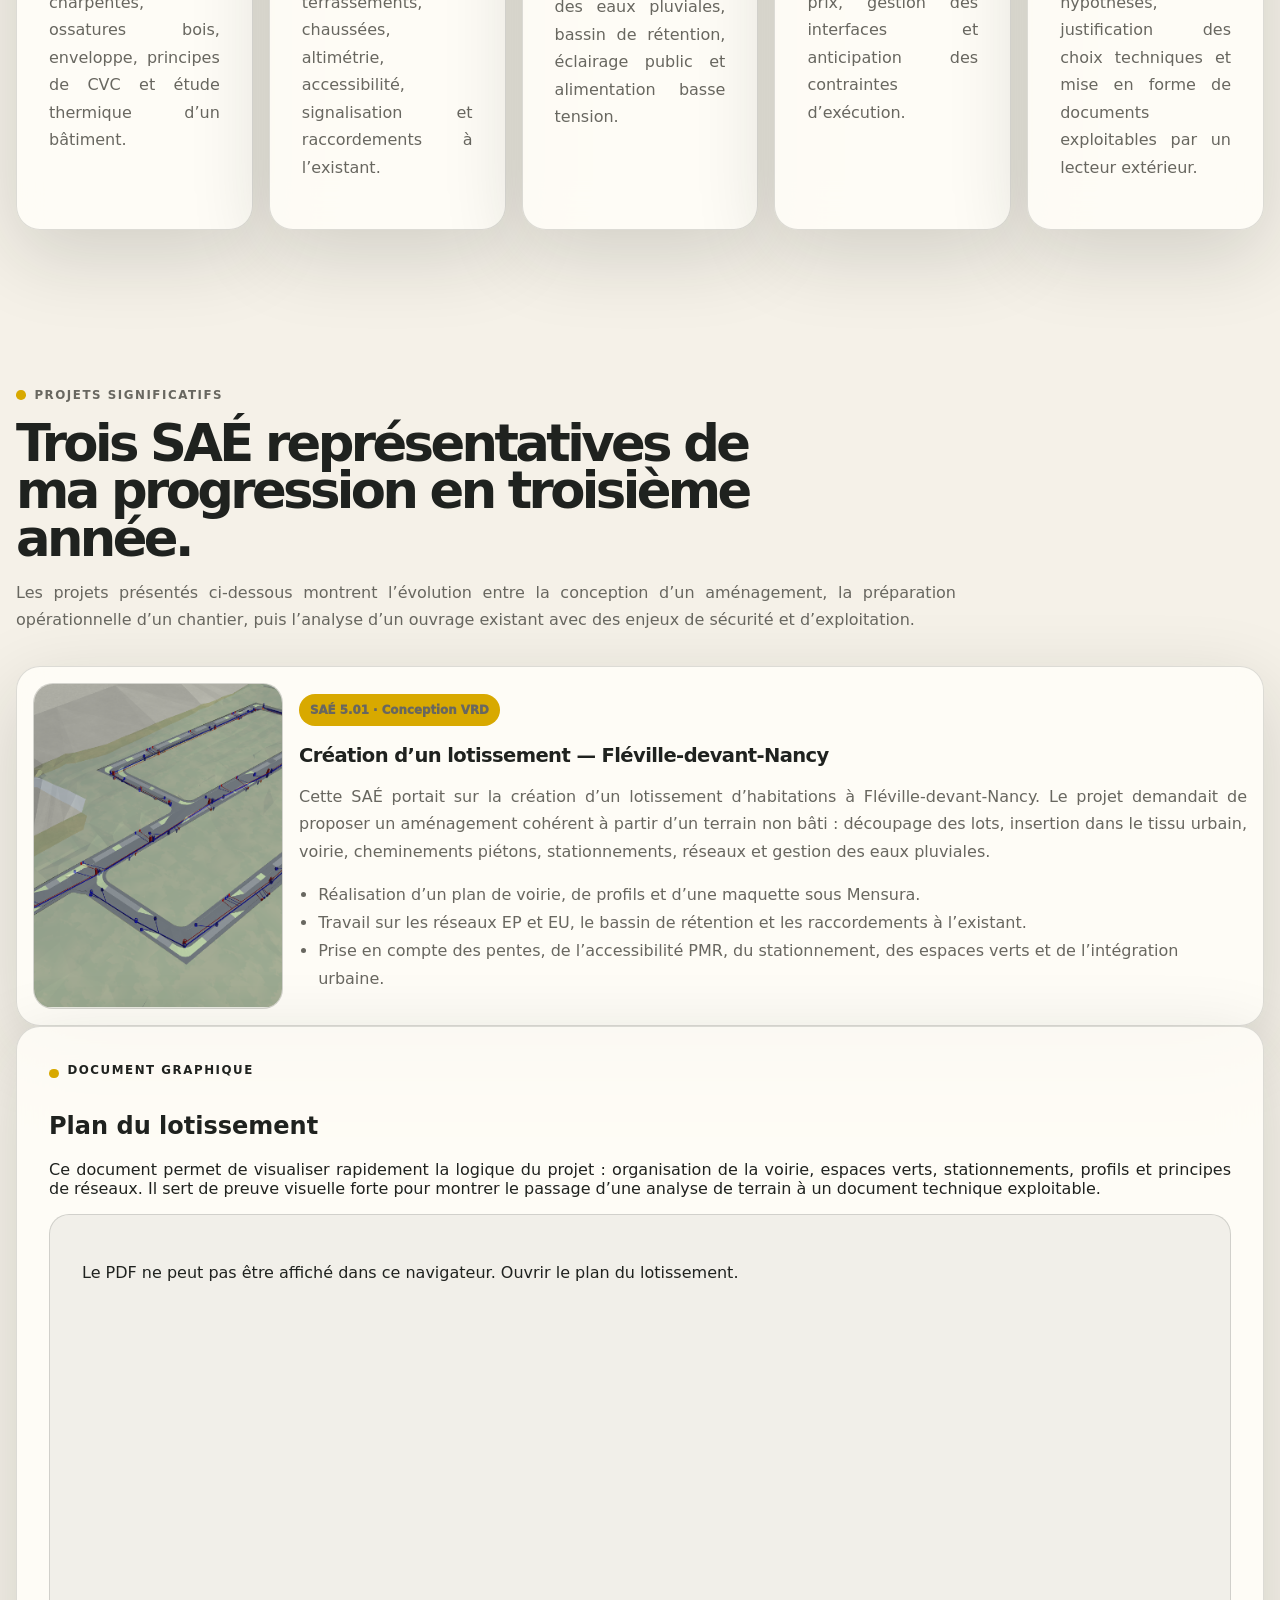
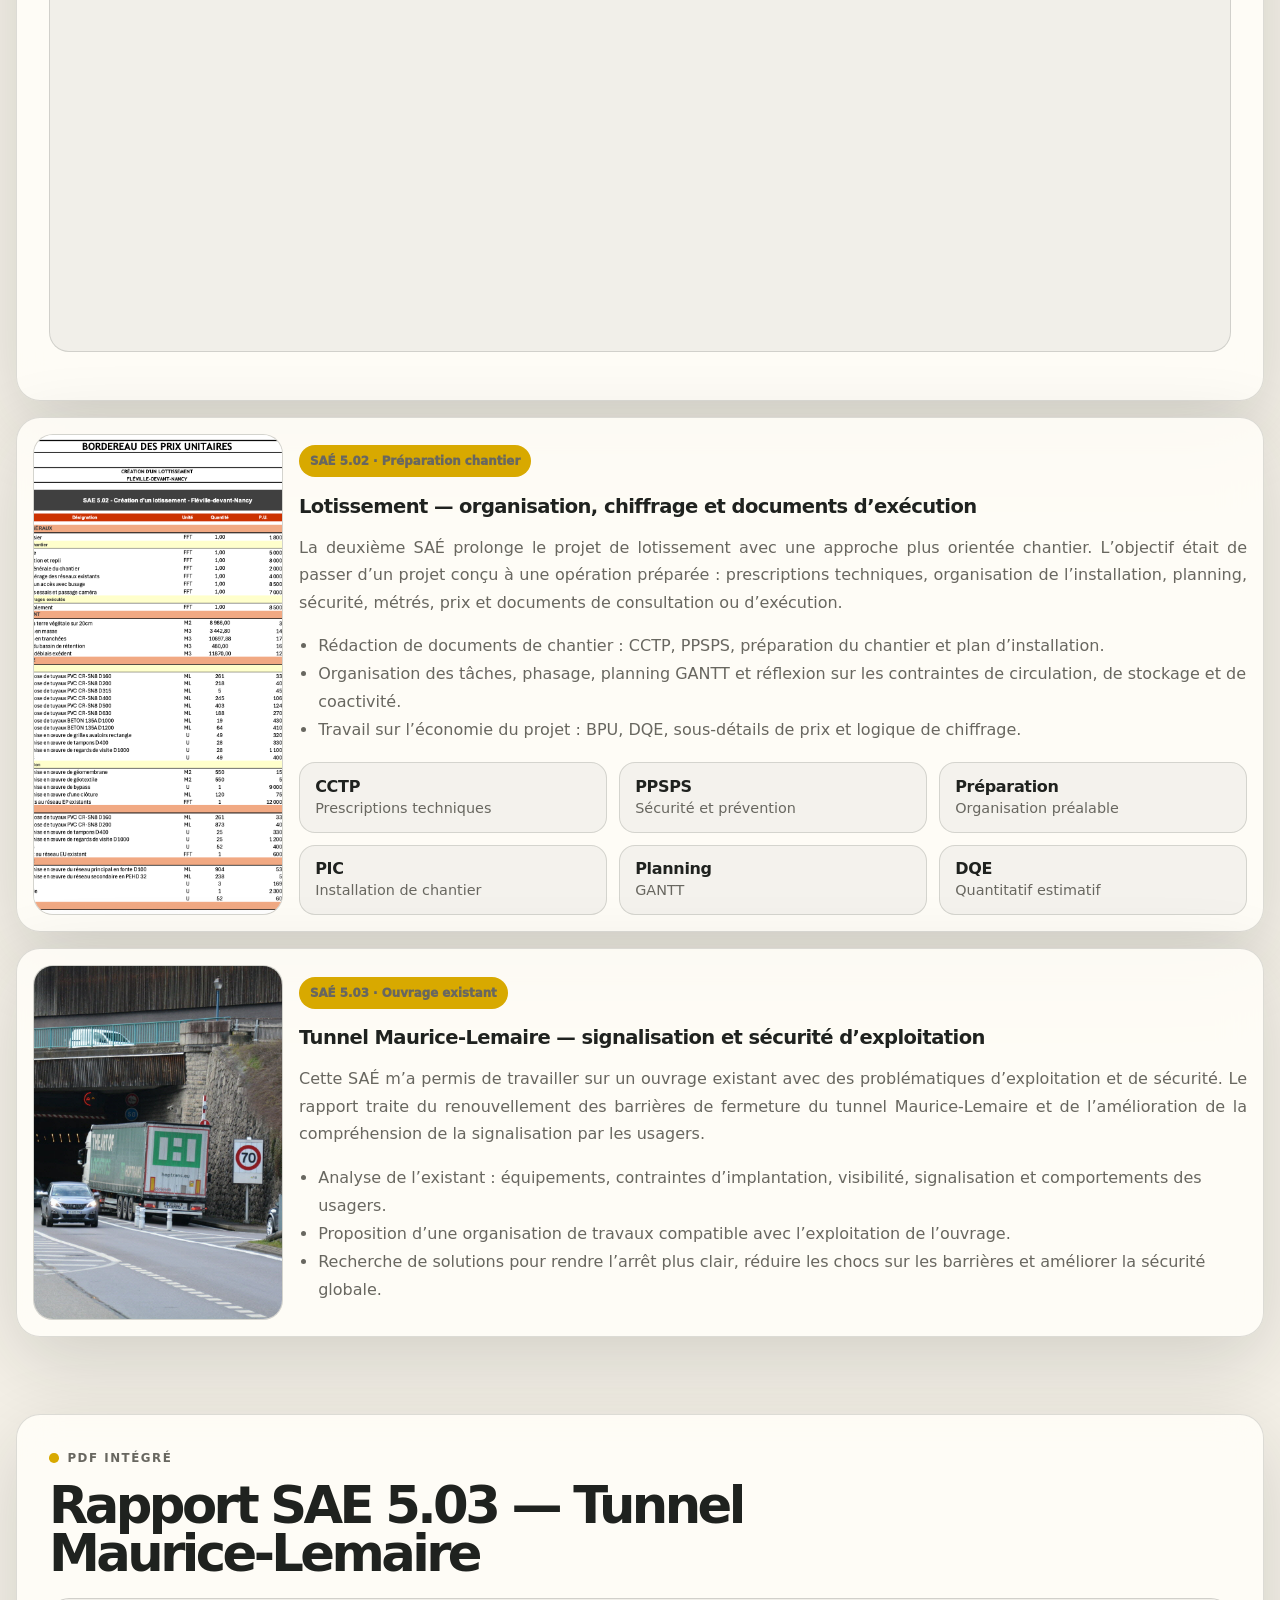
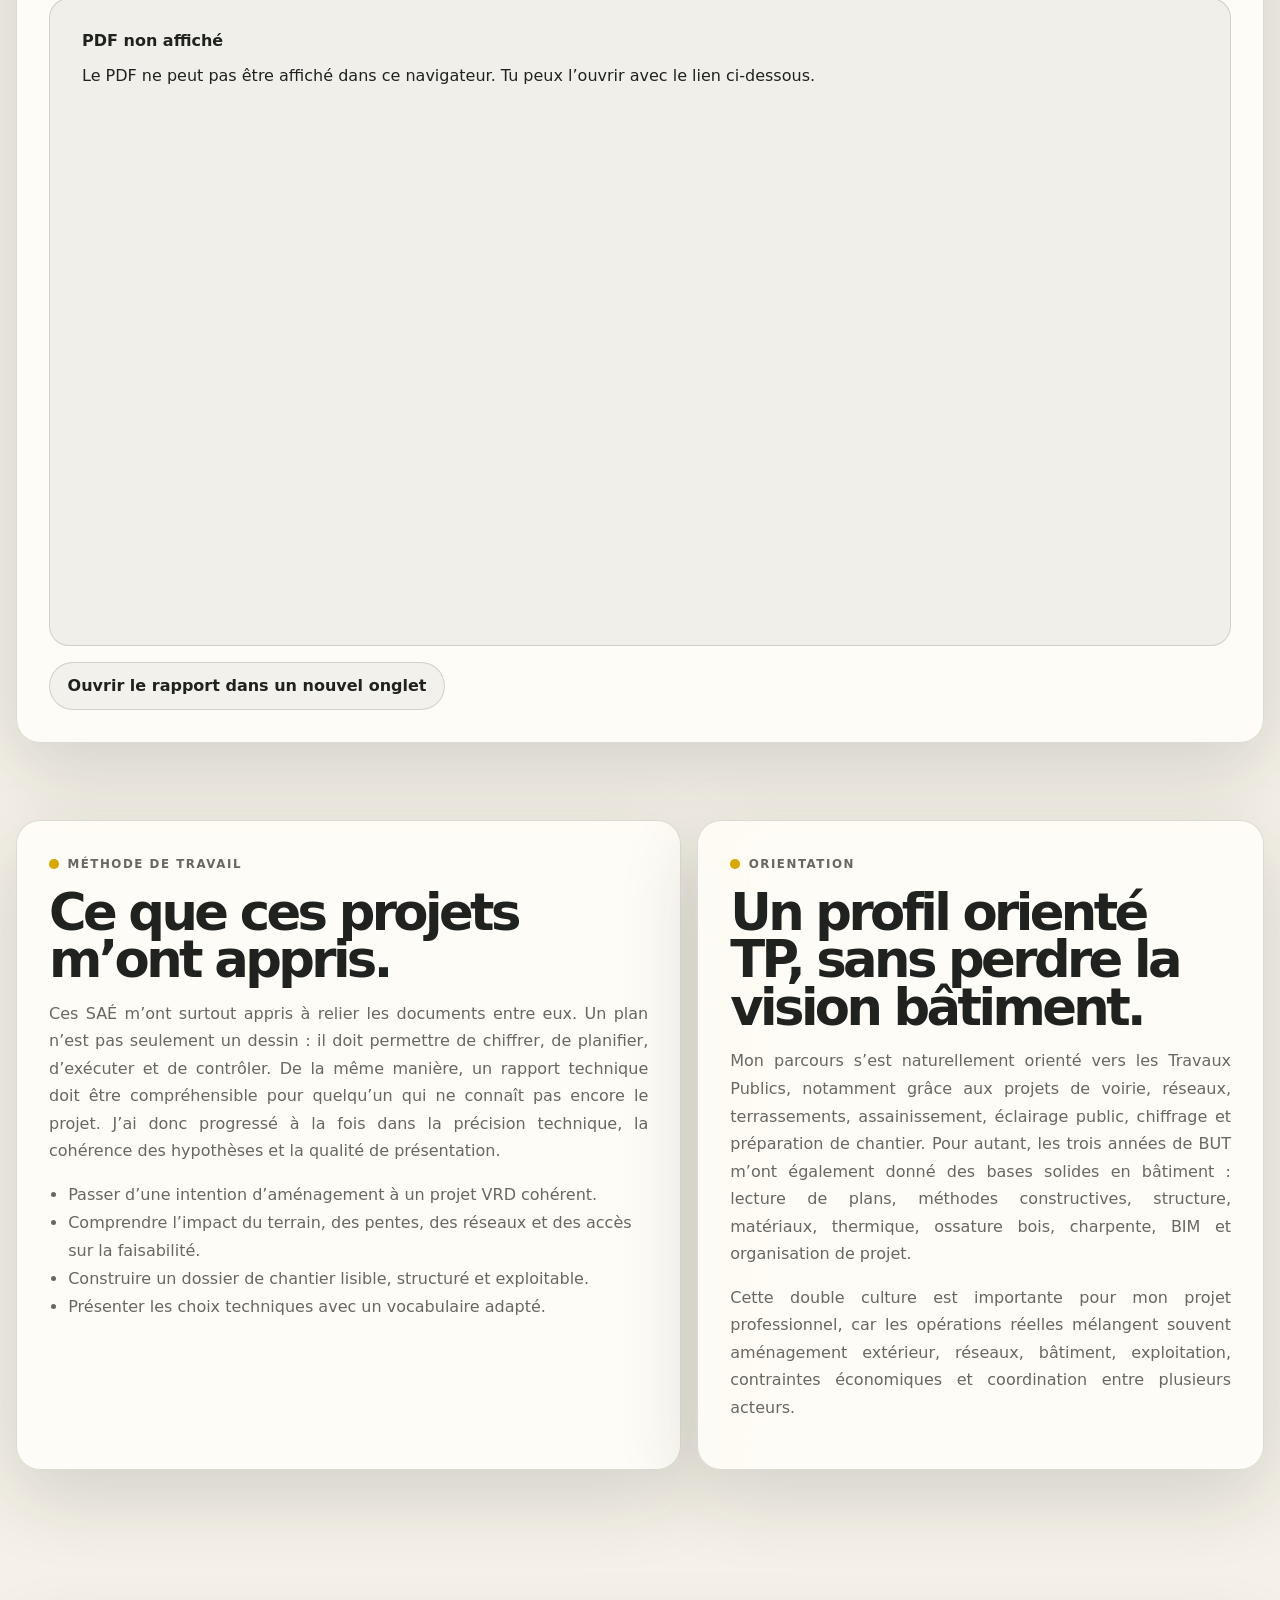
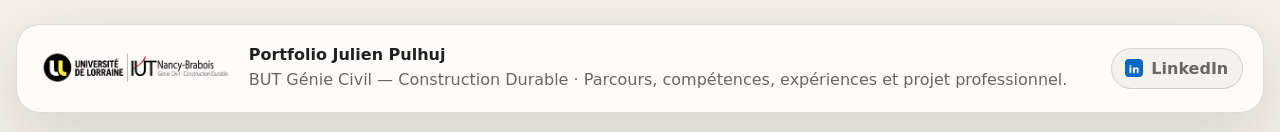
<file: iut.html>
<!doctype html>
<html lang="fr">
<head>
  <meta charset="utf-8">
  <meta name="viewport" content="width=device-width, initial-scale=1">
  <title>Compétences et projets acquis à l’IUT — Portfolio Julien Pulhuj</title>
  <meta name="description" content="Compétences, SAÉ et projets réalisés à l’IUT dans le cadre du BUT Génie Civil — Construction Durable.">
  <meta name="author" content="Julien Pulhuj">
  <meta name="theme-color" content="#151510">
  <meta property="og:title" content="Compétences et projets acquis à l’IUT — Portfolio Julien Pulhuj">
  <meta property="og:description" content="Compétences, SAÉ et projets réalisés à l’IUT dans le cadre du BUT Génie Civil — Construction Durable.">
  <meta property="og:type" content="website">
  <meta property="og:image" content="assets/images/og-cover.svg">
  <link rel="icon" href="assets/images/favicon.svg" type="image/svg+xml">
  <link rel="stylesheet" href="assets/css/styles.css">
</head>
<body class="page-iut">
  <a class="skip-link" href="#contenu">Aller au contenu</a>
  <div class="scroll-progress" aria-hidden="true"></div>

  <header class="site-header" data-header>
    <a class="brand" href="index.html" aria-label="Accueil du portfolio">
      <strong>Portfolio Julien Pulhuj</strong>
      <small>BUT GCCD · Géomètre-projeteur</small>
    </a>

    <button class="nav-toggle" type="button" aria-label="Ouvrir le menu" aria-expanded="false" data-nav-toggle>
      <span></span><span></span><span></span>
    </button>

    <nav class="main-nav" data-nav>
      <a class="nav-link" href="index.html" data-page="index.html">Présentation</a>
      <a class="nav-link" href="iut.html" data-page="iut.html">Compétences IUT</a>
      <a class="nav-link" href="entreprise.html" data-page="entreprise.html">Stage & alternance</a>
      <a class="nav-link" href="international.html" data-page="international.html">Échange international</a>
      <a class="nav-link" href="post-but.html" data-page="post-but.html">Projet post-BUT</a>
    </nav>
  </header>

  <main id="contenu">

    <section class="page-hero">
      <div class="hero-content reveal">
        <p class="eyebrow">IUT · BUT GCCD · Parcours Travaux Publics</p>
        <h1>Compétences et projets acquis à l’IUT</h1>
        <p class="lead">
          Pendant ces trois années de BUT Génie Civil — Construction Durable, j’ai progressivement construit une méthode de travail technique : analyser un site, lire et produire des plans, dimensionner des ouvrages simples, organiser un chantier et présenter des choix de manière claire. Mon parcours s’est principalement orienté vers les Travaux Publics, tout en conservant une culture générale du bâtiment indispensable pour comprendre un projet dans son ensemble.
        </p>
      </div>
      <figure class="page-visual reveal delay-1">
        <img src="assets/images/plan-vrd.png" alt="Illustration de plan VRD et réseaux">
      </figure>
    </section>

    <section class="section">
      <div class="section-heading reveal">
        <p class="eyebrow">Bilan de formation</p>
        <h2>Une base technique complète, avec une spécialisation progressive vers les travaux publics.</h2>
        <p>
          Le BUT GCCD m’a permis d’aborder les différentes familles du génie civil : bâtiment, travaux publics, dimensionnement, organisation de chantier et suivi technique. Cette vision globale est importante, car un projet de VRD ou d’aménagement ne se limite jamais à une seule compétence : il croise le terrain, les réseaux, les structures, les contraintes réglementaires, le coût, le planning, la sécurité et la qualité du rendu.
        </p>
      </div>

      <div class="competence-grid">
        <article class="competence-card reveal">
          <span>Bâtiment</span>
          <h3>Culture constructive</h3>
          <p>Lecture et production de plans, compréhension des systèmes porteurs, charpentes, ossatures bois, enveloppe, principes de CVC et étude thermique d’un bâtiment.</p>
        </article>
        <article class="competence-card reveal delay-1">
          <span>TP / VRD</span>
          <h3>Aménagements et réseaux</h3>
          <p>Conception de voiries, profils en long et en travers, réseaux EU/EP/AEP, terrassements, chaussées, altimétrie, accessibilité, signalisation et raccordements à l’existant.</p>
        </article>
        <article class="competence-card reveal delay-2">
          <span>Calculs</span>
          <h3>Dimensionnement</h3>
          <p>Vérification d’ordres de grandeur, choix de diamètres, structure de chaussée, gestion des eaux pluviales, bassin de rétention, éclairage public et alimentation basse tension.</p>
        </article>
        <article class="competence-card reveal">
          <span>Chantier</span>
          <h3>Préparation et organisation</h3>
          <p>Phasage, planning, PIC, sécurité, PPSPS, CCTP, métrés, BPU, DQE, sous-détails de prix, gestion des interfaces et anticipation des contraintes d’exécution.</p>
        </article>
        <article class="competence-card reveal delay-1">
          <span>Communication</span>
          <h3>Rendus et argumentation</h3>
          <p>Rédaction de rapports, soutenances, présentation des hypothèses, justification des choix techniques et mise en forme de documents exploitables par un lecteur extérieur.</p>
        </article>
      </div>
    </section>

    <section class="section">
      <div class="section-heading reveal">
        <p class="eyebrow">Projets significatifs</p>
        <h2>Trois SAÉ représentatives de ma progression en troisième année.</h2>
        <p>
          Les projets présentés ci-dessous montrent l’évolution entre la conception d’un aménagement, la préparation opérationnelle d’un chantier, puis l’analyse d’un ouvrage existant avec des enjeux de sécurité et d’exploitation.
        </p>
      </div>

      <div class="project-grid">
        <article class="project-card reveal">
          <img src="assets/images/plan-vrd.png" alt="Illustration d’un plan de lotissement et de réseaux">
          <div>
            <p class="tag">SAÉ 5.01 · Conception VRD</p>
            <h3>Création d’un lotissement — Fléville-devant-Nancy</h3>
            <p>
              Cette SAÉ portait sur la création d’un lotissement d’habitations à Fléville-devant-Nancy. Le projet demandait de proposer un aménagement cohérent à partir d’un terrain non bâti : découpage des lots, insertion dans le tissu urbain, voirie, cheminements piétons, stationnements, réseaux et gestion des eaux pluviales.
            </p>
            <ul class="clean-list">
              <li>Réalisation d’un plan de voirie, de profils et d’une maquette sous Mensura.</li>
              <li>Travail sur les réseaux EP et EU, le bassin de rétention et les raccordements à l’existant.</li>
              <li>Prise en compte des pentes, de l’accessibilité PMR, du stationnement, des espaces verts et de l’intégration urbaine.</li>
            </ul>
          </div>
        </article>
      </div>

      <div class="pdf-zone reveal">
        <p class="eyebrow">Document graphique</p>
        <h2>Plan du lotissement</h2>
        <p>
          Ce document permet de visualiser rapidement la logique du projet : organisation de la voirie, espaces verts, stationnements, profils et principes de réseaux. Il sert de preuve visuelle forte pour montrer le passage d’une analyse de terrain à un document technique exploitable.
        </p>
        <div class="pdf-frame pdf-wide">
          <object data="assets/docs/plan-lotissement-voirie-a1.pdf" type="application/pdf">
            <p class="pdf-fallback">Le PDF ne peut pas être affiché dans ce navigateur. <a href="assets/docs/plan-lotissement-voirie-a1.pdf">Ouvrir le plan du lotissement</a>.</p>
          </object>
        </div>
      </div>

      <div class="project-grid project-grid-spaced">
        <article class="project-card reveal delay-1">
          <img src="assets/images/report.png" alt="Illustration d’un dossier de préparation de chantier">
          <div>
            <p class="tag">SAÉ 5.02 · Préparation chantier</p>
            <h3>Lotissement — organisation, chiffrage et documents d’exécution</h3>
            <p>
              La deuxième SAÉ prolonge le projet de lotissement avec une approche plus orientée chantier. L’objectif était de passer d’un projet conçu à une opération préparée : prescriptions techniques, organisation de l’installation, planning, sécurité, métrés, prix et documents de consultation ou d’exécution.
            </p>
            <ul class="clean-list">
              <li>Rédaction de documents de chantier : CCTP, PPSPS, préparation du chantier et plan d’installation.</li>
              <li>Organisation des tâches, phasage, planning GANTT et réflexion sur les contraintes de circulation, de stockage et de coactivité.</li>
              <li>Travail sur l’économie du projet : BPU, DQE, sous-détails de prix et logique de chiffrage.</li>
            </ul>
            <div class="document-grid compact-documents">
              <a class="document-link" href="assets/docs/cctp-lotissement-fleville.docx"><strong>CCTP</strong><span>Prescriptions techniques</span></a>
              <a class="document-link" href="assets/docs/ppsps-lotissement-fleville.docx"><strong>PPSPS</strong><span>Sécurité et prévention</span></a>
              <a class="document-link" href="assets/docs/preparation-chantier-lotissement.docx"><strong>Préparation</strong><span>Organisation préalable</span></a>
              <a class="document-link" href="assets/docs/pic-lotissement-fleville.pdf" target="_blank" rel="noopener noreferrer"><strong>PIC</strong><span>Installation de chantier</span></a>
              <a class="document-link" href="assets/docs/planning-gantt-lotissement.pdf" target="_blank" rel="noopener noreferrer"><strong>Planning</strong><span>GANTT</span></a>
              <a class="document-link" href="assets/docs/dqe-lotissement.xlsx"><strong>DQE</strong><span>Quantitatif estimatif</span></a>
            </div>
          </div>
        </article>

        <article class="project-card reveal delay-2">
          <img src="assets/images/survey.jpg" alt="Illustration d’un ouvrage et d’une signalisation de tunnel">
          <div>
            <p class="tag">SAÉ 5.03 · Ouvrage existant</p>
            <h3>Tunnel Maurice-Lemaire — signalisation et sécurité d’exploitation</h3>
            <p>
              Cette SAÉ m’a permis de travailler sur un ouvrage existant avec des problématiques d’exploitation et de sécurité. Le rapport traite du renouvellement des barrières de fermeture du tunnel Maurice-Lemaire et de l’amélioration de la compréhension de la signalisation par les usagers.
            </p>
            <ul class="clean-list">
              <li>Analyse de l’existant : équipements, contraintes d’implantation, visibilité, signalisation et comportements des usagers.</li>
              <li>Proposition d’une organisation de travaux compatible avec l’exploitation de l’ouvrage.</li>
              <li>Recherche de solutions pour rendre l’arrêt plus clair, réduire les chocs sur les barrières et améliorer la sécurité globale.</li>
            </ul>
          </div>
        </article>
      </div>
    </section>

    <section class="section pdf-zone reveal">
      <div class="section-heading compact">
        <p class="eyebrow">PDF intégré</p>
        <h2>Rapport SAE 5.03 — Tunnel Maurice-Lemaire</h2>
        <p>
        </p>
      </div>

      <div class="pdf-frame">
        <object data="assets/docs/rapport-tunnel-maurice-lemaire.pdf" type="application/pdf">
          <div class="pdf-fallback">
            <strong>PDF non affiché</strong>
            <p>Le PDF ne peut pas être affiché dans ce navigateur. Tu peux l’ouvrir avec le lien ci-dessous.</p>
          </div>
        </object>
      </div>
      <a class="btn ghost" href="assets/docs/rapport-tunnel-maurice-lemaire.pdf" target="_blank" rel="noopener noreferrer">Ouvrir le rapport dans un nouvel onglet</a>
    </section>

    <section class="section split">
      <article class="panel reveal">
        <p class="eyebrow">Méthode de travail</p>
        <h2>Ce que ces projets m’ont appris.</h2>
        <p>
          Ces SAÉ m’ont surtout appris à relier les documents entre eux. Un plan n’est pas seulement un dessin : il doit permettre de chiffrer, de planifier, d’exécuter et de contrôler. De la même manière, un rapport technique doit être compréhensible pour quelqu’un qui ne connaît pas encore le projet. J’ai donc progressé à la fois dans la précision technique, la cohérence des hypothèses et la qualité de présentation.
        </p>
        <ul class="clean-list">
          <li>Passer d’une intention d’aménagement à un projet VRD cohérent.</li>
          <li>Comprendre l’impact du terrain, des pentes, des réseaux et des accès sur la faisabilité.</li>
          <li>Construire un dossier de chantier lisible, structuré et exploitable.</li>
          <li>Présenter les choix techniques avec un vocabulaire adapté.</li>
        </ul>
      </article>

      <article class="panel reveal delay-1">
        <p class="eyebrow">Orientation</p>
        <h2>Un profil orienté TP, sans perdre la vision bâtiment.</h2>
        <p>
          Mon parcours s’est naturellement orienté vers les Travaux Publics, notamment grâce aux projets de voirie, réseaux, terrassements, assainissement, éclairage public, chiffrage et préparation de chantier. Pour autant, les trois années de BUT m’ont également donné des bases solides en bâtiment : lecture de plans, méthodes constructives, structure, matériaux, thermique, ossature bois, charpente, BIM et organisation de projet.
        </p>
        <p>
          Cette double culture est importante pour mon projet professionnel, car les opérations réelles mélangent souvent aménagement extérieur, réseaux, bâtiment, exploitation, contraintes économiques et coordination entre plusieurs acteurs.
        </p>
      </article>
    </section>

  </main>

  <footer class="site-footer">
    <div class="footer-identity">
      <img class="footer-university-logo" src="assets/images/universite-lorraine.png" alt="Université de Lorraine">
      <div>
        <strong>Portfolio Julien Pulhuj</strong>
        <p>BUT Génie Civil — Construction Durable · Parcours, compétences, expériences et projet professionnel.</p>
      </div>
    </div>
    <div class="footer-links">
      <a class="social-link" href="https://www.linkedin.com/in/julien-pulhuj" target="_blank" rel="noopener noreferrer" aria-label="Voir mon profil LinkedIn">
        <img src="assets/images/linkedin.jpg" alt="" aria-hidden="true">
        <span>LinkedIn</span>
      </a>
    </div>
  </footer>

  <script src="assets/js/main.js"></script>
</body>
</html>
</file>
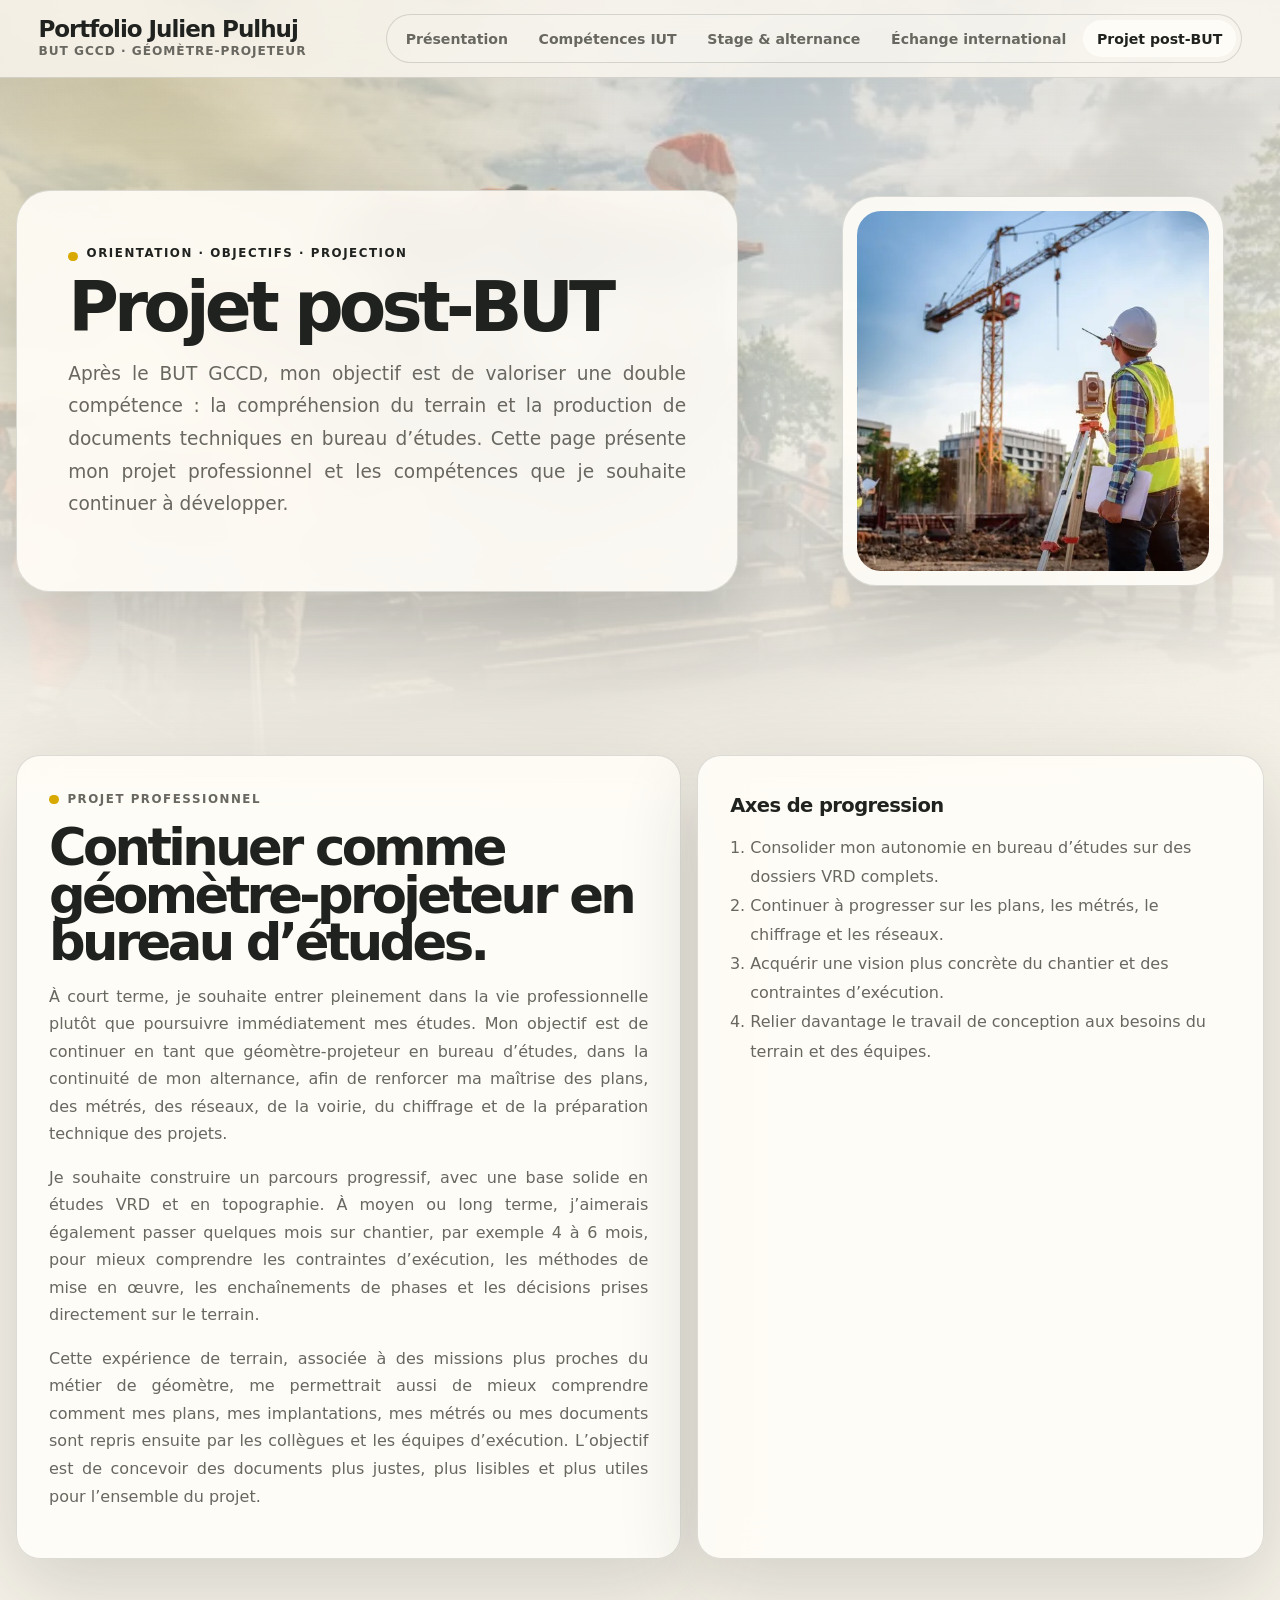
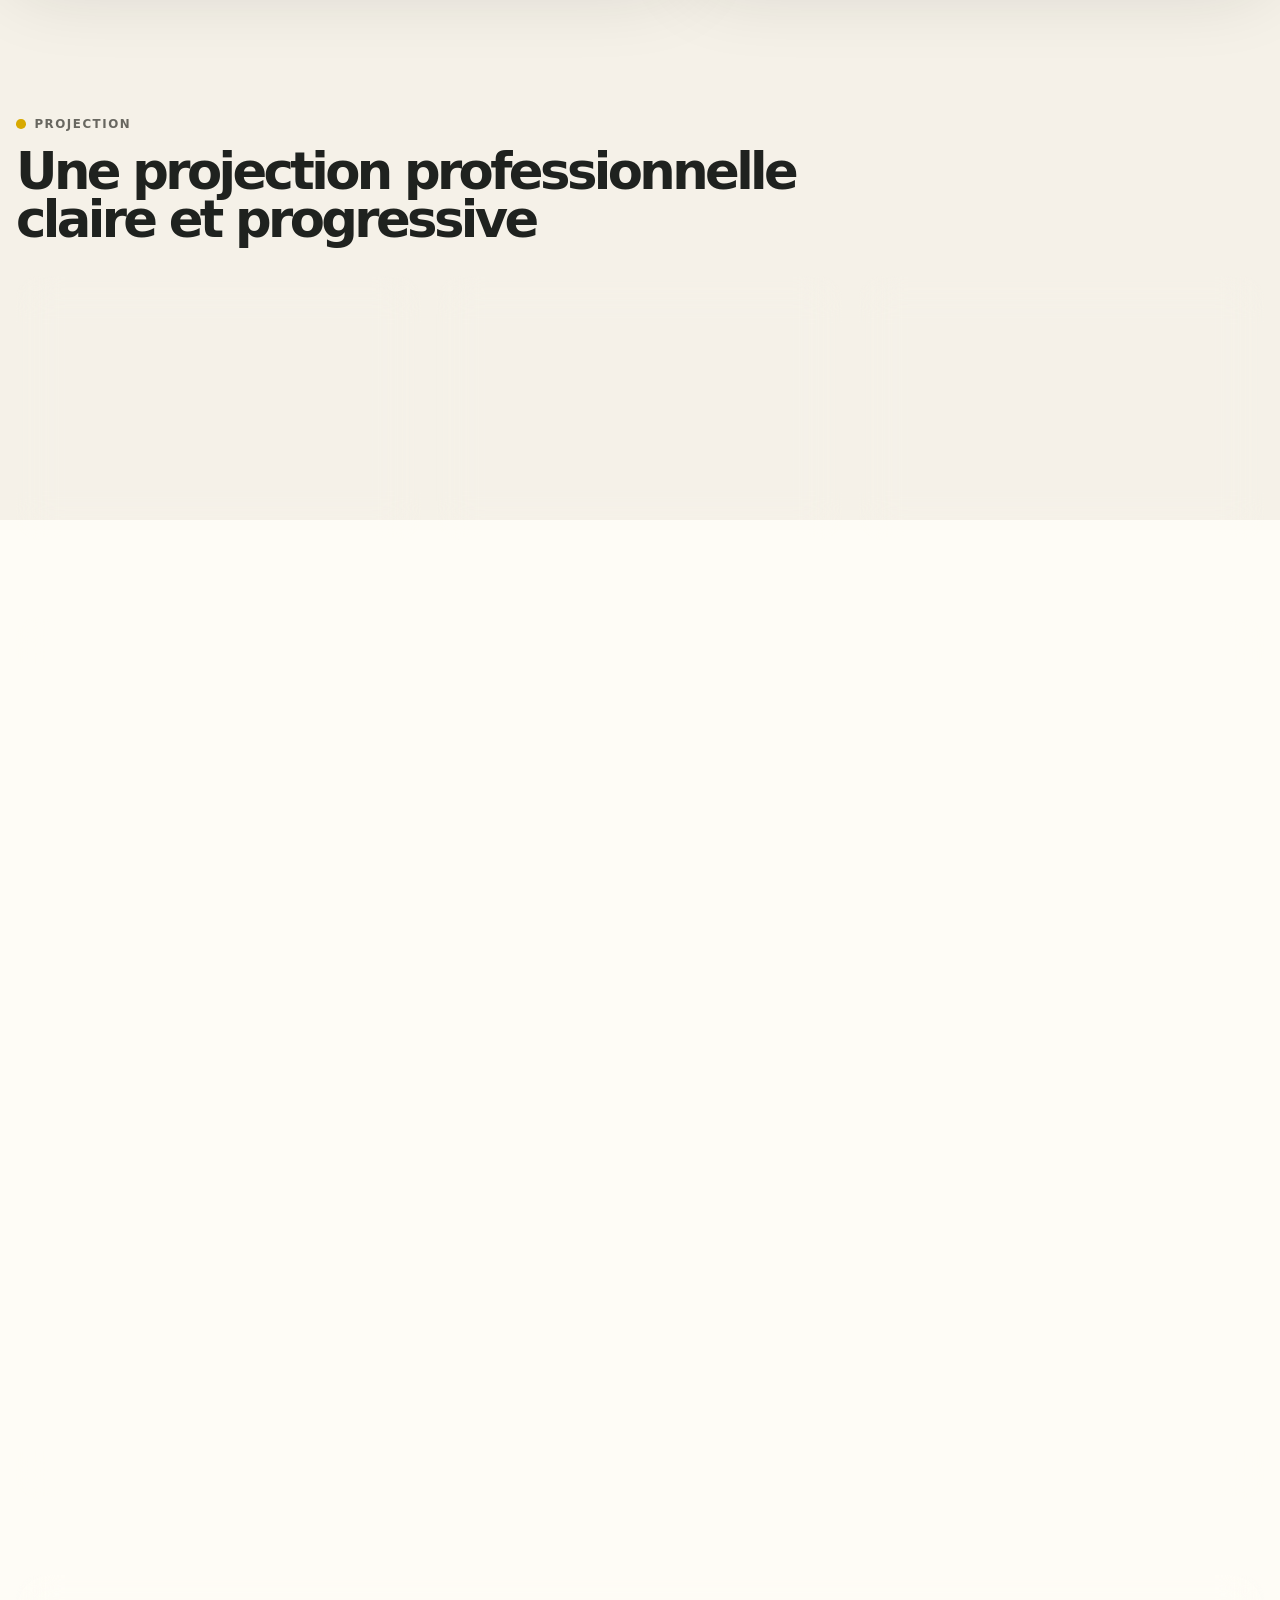
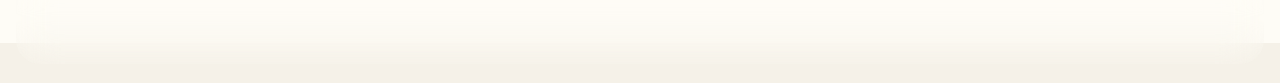
<file: post-but.html>
<!doctype html>
<html lang="fr">
<head>
  <meta charset="utf-8">
  <meta name="viewport" content="width=device-width, initial-scale=1">
  <title>Projet post-BUT — Portfolio Julien Pulhuj</title>
  <meta name="description" content="Projet professionnel et orientation après le BUT GCCD, avec intégration du diaporama post-BUT.">
  <meta name="author" content="Julien Pulhuj">
  <meta name="theme-color" content="#151510">
  <meta property="og:title" content="Projet post-BUT — Portfolio Julien Pulhuj">
  <meta property="og:description" content="Projet professionnel et orientation après le BUT GCCD, avec intégration du diaporama post-BUT.">
  <meta property="og:type" content="website">
  <meta property="og:image" content="assets/images/og-cover.svg">
  <link rel="icon" href="assets/images/favicon.svg" type="image/svg+xml">
  <link rel="stylesheet" href="assets/css/styles.css">
</head>
<body class="page-postbut">
  <a class="skip-link" href="#contenu">Aller au contenu</a>
  <div class="scroll-progress" aria-hidden="true"></div>

  <header class="site-header" data-header>
    <a class="brand" href="index.html" aria-label="Accueil du portfolio">
      <strong>Portfolio Julien Pulhuj</strong>
      <small>BUT GCCD · Géomètre-projeteur</small>
    </a>

    <button class="nav-toggle" type="button" aria-label="Ouvrir le menu" aria-expanded="false" data-nav-toggle>
      <span></span><span></span><span></span>
    </button>

    <nav class="main-nav" data-nav>
      <a class="nav-link" href="index.html" data-page="index.html">Présentation</a>
      <a class="nav-link" href="iut.html" data-page="iut.html">Compétences IUT</a>
      <a class="nav-link" href="entreprise.html" data-page="entreprise.html">Stage & alternance</a>
      <a class="nav-link" href="international.html" data-page="international.html">Échange international</a>
      <a class="nav-link" href="post-but.html" data-page="post-but.html">Projet post-BUT</a>
    </nav>
  </header>

  <main id="contenu">

    <section class="page-hero">
      <div class="hero-content reveal">
        <p class="eyebrow">Orientation · Objectifs · Projection</p>
        <h1>Projet post-BUT</h1>
        <p class="lead">
          Après le BUT GCCD, mon objectif est de valoriser une double compétence : la compréhension du terrain
          et la production de documents techniques en bureau d’études. Cette page présente mon projet professionnel
          et les compétences que je souhaite continuer à développer.
        </p>
      </div>
      <figure class="page-visual reveal delay-1">
        <img src="assets/images/future.jpg" alt="Illustration de trajectoire professionnelle">
      </figure>
    </section>

    <section class="section split">
      <div class="panel reveal">
        <p class="eyebrow">Projet professionnel</p>
        <h2>Continuer comme géomètre-projeteur en bureau d’études.</h2>
        <p>
          À court terme, je souhaite entrer pleinement dans la vie professionnelle plutôt que poursuivre immédiatement
          mes études. Mon objectif est de continuer en tant que géomètre-projeteur en bureau d’études, dans la continuité
          de mon alternance, afin de renforcer ma maîtrise des plans, des métrés, des réseaux, de la voirie, du chiffrage
          et de la préparation technique des projets.
        </p>
        <p>
          Je souhaite construire un parcours progressif, avec une base solide en études VRD et en topographie. À moyen
          ou long terme, j’aimerais également passer quelques mois sur chantier, par exemple 4 à 6 mois, pour mieux
          comprendre les contraintes d’exécution, les méthodes de mise en œuvre, les enchaînements de phases et les
          décisions prises directement sur le terrain.
        </p>
        <p>
          Cette expérience de terrain, associée à des missions plus proches du métier de géomètre, me permettrait aussi
          de mieux comprendre comment mes plans, mes implantations, mes métrés ou mes documents sont repris ensuite
          par les collègues et les équipes d’exécution. L’objectif est de concevoir des documents plus justes, plus lisibles
          et plus utiles pour l’ensemble du projet.
        </p>
      </div>

      <div class="roadmap-card reveal delay-1">
        <h3>Axes de progression</h3>
        <ol>
          <li>Consolider mon autonomie en bureau d’études sur des dossiers VRD complets.</li>
          <li>Continuer à progresser sur les plans, les métrés, le chiffrage et les réseaux.</li>
          <li>Acquérir une vision plus concrète du chantier et des contraintes d’exécution.</li>
          <li>Relier davantage le travail de conception aux besoins du terrain et des équipes.</li>
        </ol>
      </div>
    </section>

    <section class="section">
      <div class="section-heading reveal">
        <p class="eyebrow">Projection</p>
        <h2>Une projection professionnelle claire et progressive</h2>
      </div>

      <div class="career-grid">
        <article class="career-card reveal">
          <h3>Court terme</h3>
          <p>Ne pas poursuivre immédiatement les études et continuer dans un poste de géomètre-projeteur en bureau d’études, afin de consolider les compétences acquises en alternance.</p>
        </article>
        <article class="career-card reveal delay-1">
          <h3>Moyen terme</h3>
          <p>Gagner en autonomie sur les dossiers VRD : levés, plans, profils, métrés, réseaux, chiffrage, préparation d’offres et échanges avec les équipes.</p>
        </article>
        <article class="career-card reveal delay-2">
          <h3>Moyen / long terme</h3>
          <p>Faire une période de chantier ou de terrain, sur 4 à 6 mois, pour mieux comprendre l’exécution, l’implantation, les reprises de plans et les besoins concrets des équipes.</p>
        </article>
      </div>
    </section>

    <section class="section pdf-zone reveal">
      <div class="section-heading compact">
        <p class="eyebrow">Diaporama intégré</p>
        <h2>Présentation post-BUT</h2>
      </div>

      <div class="pdf-frame">
        <object data="assets/docs/diaporama-post-but.pdf" type="application/pdf">
          <div class="pdf-fallback">
            <strong>Présentation post-BUT</strong>
            <p>Le diaporama sera consultable dans cette zone.</p>
          </div>
        </object>
      </div>
      <a class="btn ghost" href="assets/docs/diaporama-post-but.pdf">Ouvrir le diaporama</a>
    </section>

  </main>

  <footer class="site-footer">
    <div class="footer-identity">
      <img class="footer-university-logo" src="assets/images/universite-lorraine.png" alt="Université de Lorraine">
      <div>
        <strong>Portfolio Julien Pulhuj</strong>
        <p>BUT Génie Civil — Construction Durable · Parcours, compétences, expériences et projet professionnel.</p>
      </div>
    </div>
    <div class="footer-links">
      <a class="social-link" href="https://www.linkedin.com/in/julien-pulhuj" target="_blank" rel="noopener noreferrer" aria-label="Voir mon profil LinkedIn">
        <img src="assets/images/linkedin.jpg" alt="" aria-hidden="true">
        <span>LinkedIn</span>
      </a>
    </div>
  </footer>

  <script src="assets/js/main.js"></script>
</body>
</html>
</file>
<file: assets/css/styles.css>
:root {
  color-scheme: light dark;
  --bg: #f5f1e8;
  --paper: rgba(255, 253, 247, 0.88);
  --paper-solid: #fffdf7;
  --text: #1f221f;
  --muted: #686760;
  --line: rgba(31, 34, 31, 0.15);
  --accent: #d8a900;
  --accent-soft: rgba(216, 169, 0, 0.18);
  --accent-ink: #332800;
  --shadow: 0 24px 80px rgba(26, 28, 26, 0.16);
  --radius: 24px;
  --radius-sm: 16px;
  --max: 1340px;
  --header: rgba(250, 247, 239, 0.82);
  --page-bg: url("../images/background-presentation.jpg");
}

@media (prefers-color-scheme: dark) {
  :root {
    --bg: #151510;
    --paper: rgba(24, 24, 18, 0.78);
    --paper-solid: #1d1d16;
    --text: #f3efe2;
    --muted: #c2bbab;
    --line: rgba(243, 239, 226, 0.16);
    --accent: #f2c94c;
    --accent-soft: rgba(242, 201, 76, 0.18);
    --accent-ink: #1b1600;
    --shadow: 0 24px 90px rgba(0, 0, 0, 0.38);
    --header: rgba(18, 18, 13, 0.78);
  }
}

* { box-sizing: border-box; }

html { scroll-behavior: smooth; }

body {
  margin: 0;
  font-family: ui-sans-serif, system-ui, -apple-system, BlinkMacSystemFont, "SF Pro Display", "Segoe UI", sans-serif;
  color: var(--text);
  background: var(--bg);
  min-height: 100vh;
  overflow-x: hidden;
}

body.page-home { --page-bg: url("../images/background-presentation.jpg"); }
body.page-iut { --page-bg: url("../images/background-iut.jpg"); }
body.page-entreprise { --page-bg: url("../images/background-entreprise.jpg"); }
body.page-international { --page-bg: url("../images/background-international.jpg"); }
body.page-postbut { --page-bg: url("../images/background-post-but.jpg"); }

body::before {
  content: "";
  position: fixed;
  inset: 0;
  z-index: -2;
  background-image:
    linear-gradient(90deg, rgba(0, 0, 0, 0.54), rgba(0, 0, 0, 0.28) 42%, rgba(0, 0, 0, 0.58)),
    var(--page-bg);
  background-size: cover;
  background-position: center;
  background-attachment: fixed;
}

@media (prefers-color-scheme: light) {
  body::before {
    background-image:
      linear-gradient(90deg, rgba(255, 253, 247, 0.62), rgba(255, 253, 247, 0.36) 44%, rgba(255, 253, 247, 0.72)),
      var(--page-bg);
  }
}

body::after {
  content: "";
  position: fixed;
  inset: 0;
  z-index: -1;
  pointer-events: none;
  background:
    linear-gradient(180deg, rgba(0,0,0,0.12), transparent 28rem),
    radial-gradient(circle at 12% 10%, var(--accent-soft), transparent 30rem),
    linear-gradient(180deg, transparent, var(--bg) 88%);
}

a { color: inherit; text-decoration: none; }
img { max-width: 100%; display: block; }

code {
  background: rgba(127, 127, 127, 0.12);
  border: 1px solid var(--line);
  padding: 0.14rem 0.38rem;
  border-radius: 0.45rem;
  color: var(--text);
}

.skip-link {
  position: absolute;
  top: -100px;
  left: 1rem;
  z-index: 1000;
  background: var(--accent);
  color: var(--accent-ink);
  padding: .8rem 1rem;
  border-radius: 999px;
  font-weight: 800;
}

.skip-link:focus { top: 1rem; }

.scroll-progress {
  position: fixed;
  top: 0;
  left: 0;
  height: 3px;
  width: 0%;
  background: var(--accent);
  z-index: 999;
}

.site-header {
  position: sticky;
  top: 0;
  z-index: 100;
  min-height: 78px;
  display: flex;
  align-items: center;
  gap: 1.2rem;
  padding: 0 clamp(1rem, 3vw, 2.4rem);
  background: var(--header);
  backdrop-filter: blur(22px);
  border-bottom: 1px solid var(--line);
}

.brand {
  display: grid;
  gap: .14rem;
  min-width: max-content;
}

.brand strong {
  font-size: clamp(1.08rem, 1.8vw, 1.62rem);
  line-height: .95;
  letter-spacing: -0.045em;
}

.brand small {
  color: var(--muted);
  font-size: .76rem;
  font-weight: 750;
  letter-spacing: .08em;
  text-transform: uppercase;
}

.main-nav {
  margin-left: auto;
  display: flex;
  align-items: center;
  gap: .2rem;
  border: 1px solid var(--line);
  background: rgba(255, 255, 255, 0.08);
  border-radius: 999px;
  padding: .28rem;
}

.nav-link {
  color: var(--muted);
  font-size: .88rem;
  font-weight: 760;
  padding: .66rem .86rem;
  border-radius: 999px;
  transition: color .2s ease, background .2s ease;
  white-space: nowrap;
}

.nav-link:hover,
.nav-link.active {
  color: var(--text);
  background: var(--paper);
}

.nav-toggle,
.inline-action,
.filter-btn {
  border: 1px solid var(--line);
  background: var(--paper);
  color: var(--text);
  border-radius: 999px;
  font-weight: 800;
  cursor: pointer;
  transition: transform .2s ease, background .2s ease, border-color .2s ease;
}

.nav-toggle:hover,
.inline-action:hover,
.btn:hover,
.filter-btn:hover,
.social-link:hover {
  transform: translateY(-2px);
}

.nav-toggle {
  display: none;
  width: 44px;
  height: 44px;
  padding: 0;
  place-items: center;
}

.nav-toggle span {
  display: block;
  width: 18px;
  height: 2px;
  margin: 3px auto;
  background: var(--text);
  border-radius: 999px;
}

main {
  width: min(var(--max), calc(100% - 2rem));
  margin: 0 auto;
}

.hero,
.page-hero {
  min-height: calc(100vh - 78px);
  display: grid;
  grid-template-columns: minmax(0, 1.22fr) minmax(330px, .78fr);
  align-items: center;
  gap: clamp(2rem, 5vw, 5rem);
  padding: clamp(3.5rem, 8vw, 7rem) 0 clamp(2.8rem, 6vw, 5rem);
}

.page-hero { min-height: 520px; }

.hero-content,
.hero-panel,
.page-visual,
.profile-panel,
.card,
.competence-card,
.project-card,
.case-item,
.career-card,
.accordion,
.pdf-zone,
.callout,
.panel,
.stats-card,
.roadmap-card,
.quote-card {
  border: 1px solid var(--line);
  background: var(--paper);
  box-shadow: var(--shadow);
  backdrop-filter: blur(20px);
}

.hero-content {
  padding: clamp(1.5rem, 4vw, 3.4rem);
  border-radius: calc(var(--radius) + 10px);
}

.hero h1,
.page-hero h1,
.section-heading h2,
.panel h2,
.callout h2 {
  margin: 0;
  font-size: clamp(2.75rem, 6.6vw, 7rem);
  letter-spacing: -0.07em;
  line-height: .93;
  max-width: 20ch;
}

.page-hero h1 { font-size: clamp(2.7rem, 5.4vw, 6rem); }
.section-heading h2,
.panel h2,
.callout h2 { font-size: clamp(2rem, 4vw, 4.15rem); max-width: 22ch; }

.lead {
  color: var(--muted);
  font-size: clamp(1.06rem, 1.45vw, 1.28rem);
  line-height: 1.76;
  max-width: 820px;
  text-align: justify;
  text-justify: inter-word;
  hyphens: auto;
}

.eyebrow {
  margin: 0 0 .9rem;
  display: inline-flex;
  color: var(--text);
  font-weight: 900;
  letter-spacing: .13em;
  text-transform: uppercase;
  font-size: .74rem;
  position: relative;
  padding-left: 1.15rem;
}

.eyebrow::before {
  content: "";
  position: absolute;
  left: 0;
  top: .46em;
  width: .6rem;
  height: .6rem;
  border-radius: 50%;
  background: var(--accent);
}

.hero-actions,
.footer-links,
.chips,
.filters {
  display: flex;
  flex-wrap: wrap;
  align-items: center;
  gap: .75rem;
}

.hero-actions { margin-top: 2rem; }

.btn {
  display: inline-flex;
  align-items: center;
  justify-content: center;
  min-height: 46px;
  padding: .86rem 1.1rem;
  border-radius: 999px;
  font-weight: 900;
  transition: transform .2s ease, box-shadow .2s ease, background .2s ease;
  border: 1px solid var(--line);
}

.btn.primary {
  color: var(--accent-ink);
  background: var(--accent);
  box-shadow: 0 18px 42px rgba(216, 169, 0, 0.18);
}

.btn.ghost {
  color: var(--text);
  background: rgba(127, 127, 127, 0.09);
}

.hero-panel,
.profile-panel,
.page-visual {
  border-radius: calc(var(--radius) + 10px);
  overflow: hidden;
}

.hero-panel {
  padding: .85rem;
}

.portrait-frame {
  position: relative;
  min-height: 500px;
  border-radius: var(--radius);
  overflow: hidden;
  background: rgba(127, 127, 127, 0.12);
}

.portrait-frame img {
  width: 100%;
  height: 100%;
  min-height: inherit;
  object-fit: cover;
}

.portrait-caption {
  position: absolute;
  left: 1rem;
  right: 1rem;
  bottom: 1rem;
  padding: 1rem;
  border-radius: 18px;
  background: rgba(0,0,0,0.54);
  color: #fff;
  backdrop-filter: blur(14px);
}

.portrait-caption strong { display: block; font-size: 1.05rem; }
.portrait-caption span { display: block; color: rgba(255,255,255,.78); margin-top: .15rem; }

.page-visual { padding: .85rem; }
.page-visual img {
  width: 100%;
  min-height: 360px;
  object-fit: cover;
  border-radius: var(--radius);
}

.section { padding: clamp(2.5rem, 6vw, 5.5rem) 0; }

.section-heading { max-width: 940px; margin-bottom: 2rem; }
.section-heading.compact { margin-bottom: 1.25rem; }

.section-heading p,
.panel p,
.card p,
.competence-card p,
.project-card p,
.case-item p,
.career-card p,
.accordion-panel p,
.callout p,
.profile-panel p,
.roadmap-card p,
.quote-card p,
.stats-card span {
  color: var(--muted);
  line-height: 1.72;
}

.grid { display: grid; gap: 1rem; }
.cards-3 { grid-template-columns: repeat(3, minmax(0, 1fr)); }

.card,
.competence-card,
.career-card,
.case-item,
.pdf-zone,
.callout,
.panel,
.stats-card,
.roadmap-card,
.quote-card,
.profile-panel {
  border-radius: var(--radius);
  padding: clamp(1.2rem, 3vw, 2rem);
}

.card h3,
.competence-card h3,
.project-card h3,
.case-item h3,
.career-card h3,
.profile-panel h3,
.roadmap-card h3,
.timeline-item h3 {
  margin: .35rem 0 .55rem;
  font-size: 1.22rem;
  letter-spacing: -0.03em;
}

.card-icon,
.competence-card span,
.tag {
  display: inline-flex;
  width: fit-content;
  min-width: 42px;
  min-height: 32px;
  align-items: center;
  justify-content: center;
  padding: .25rem .68rem;
  border-radius: 999px;
  color: var(--accent-ink);
  background: var(--accent);
  font-size: .74rem;
  font-weight: 950;
}

.split {
  display: grid;
  grid-template-columns: minmax(0, 1.08fr) minmax(300px, .92fr);
  gap: 1rem;
  align-items: stretch;
}

.profile-panel {
  display: grid;
  grid-template-columns: 180px 1fr;
  gap: 1.25rem;
  align-items: center;
}

.profile-panel img {
  width: 180px;
  aspect-ratio: 4 / 5;
  object-fit: cover;
  border-radius: 22px;
  border: 1px solid var(--line);
}

.profile-details {
  display: grid;
  gap: .65rem;
}

.profile-detail {
  padding: .75rem .9rem;
  border-radius: 15px;
  background: rgba(127,127,127,.09);
  border: 1px solid var(--line);
}

.profile-detail strong { display: block; }
.profile-detail span { color: var(--muted); font-size: .95rem; }

.stats-card { display: grid; gap: 1rem; }
.stats-card div {
  padding: 1rem;
  border-radius: 18px;
  background: rgba(127,127,127,.09);
  border: 1px solid var(--line);
}
.stats-card strong { display: block; font-size: 1.5rem; letter-spacing: -0.04em; }

.timeline { position: relative; display: grid; gap: 1rem; }
.timeline::before {
  content: "";
  position: absolute;
  top: 1rem;
  bottom: 1rem;
  left: 22px;
  width: 2px;
  background: var(--accent);
  opacity: .45;
}

.timeline-item {
  position: relative;
  display: grid;
  grid-template-columns: 46px 1fr;
  gap: 1rem;
  padding: 1rem;
  border: 1px solid var(--line);
  border-radius: 22px;
  background: var(--paper);
  backdrop-filter: blur(18px);
  transition: transform .2s ease, background .2s ease;
}
.timeline-item:hover { transform: translateX(4px); }
.timeline-item span {
  width: 46px;
  height: 46px;
  display: grid;
  place-items: center;
  border-radius: 50%;
  background: var(--accent);
  color: var(--accent-ink);
  font-weight: 950;
  z-index: 1;
}
.timeline-item h3, .timeline-item p { margin: 0; }
.timeline-item p { color: var(--muted); margin-top: .25rem; line-height: 1.55; }

.competence-grid {
  display: grid;
  grid-template-columns: repeat(5, minmax(0, 1fr));
  gap: 1rem;
}

.filters { margin-bottom: 1.1rem; }
.filter-btn { padding: .72rem 1rem; color: var(--muted); }
.filter-btn.active { color: var(--accent-ink); background: var(--accent); }

.project-grid { display: grid; gap: 1rem; }
.project-card {
  display: grid;
  grid-template-columns: 250px 1fr;
  gap: 1rem;
  padding: 1rem;
  align-items: stretch;
  border-radius: var(--radius);
}
.project-card[hidden] { display: none; }
.project-card img {
  width: 100%;
  height: 100%;
  min-height: 230px;
  object-fit: cover;
  border-radius: 20px;
  border: 1px solid var(--line);
  background: rgba(127,127,127,.08);
}

.clean-list { color: var(--muted); line-height: 1.75; padding-left: 1.2rem; }
.case-list { display: grid; gap: 1rem; }
.case-item { border-radius: var(--radius); }
.career-grid { display: grid; grid-template-columns: repeat(3, minmax(0,1fr)); gap: 1rem; }
.roadmap-card ol { color: var(--muted); line-height: 1.82; padding-left: 1.25rem; }
.quote-card p { font-size: 1.25rem; }
.quote-card span { color: var(--muted); }

.accordion { overflow: hidden; border-radius: var(--radius); }
.accordion-trigger {
  width: 100%;
  padding: 1.1rem 1.25rem;
  border: 0;
  border-bottom: 1px solid var(--line);
  background: transparent;
  color: var(--text);
  display: flex;
  align-items: center;
  justify-content: space-between;
  font: inherit;
  font-weight: 850;
  text-align: left;
  cursor: pointer;
}
.accordion-panel { padding: 0 1.25rem 1.2rem; }

.pdf-frame {
  height: min(72vh, 760px);
  border: 1px solid var(--line);
  border-radius: 20px;
  overflow: hidden;
  background: rgba(127,127,127,.1);
  margin: 1rem 0;
}
.pdf-frame object { width: 100%; height: 100%; }
.pdf-fallback { padding: 2rem; }

.site-footer {
  width: min(var(--max), calc(100% - 2rem));
  margin: clamp(2rem, 6vw, 5rem) auto 1.2rem;
  padding: 1.25rem;
  border: 1px solid var(--line);
  border-radius: var(--radius);
  background: var(--paper);
  backdrop-filter: blur(20px);
  display: flex;
  justify-content: space-between;
  gap: 1.25rem;
  align-items: center;
  box-shadow: var(--shadow);
}
.footer-identity {
  display: flex;
  align-items: center;
  gap: 1rem;
  min-width: 0;
}
.footer-university-logo {
  height: 42px;
  width: auto;
  object-fit: contain;
  border: none;
  outline: none;
  box-shadow: none;
  background: transparent;
  border-radius: 0;
  padding: 0;
  flex: 0 0 auto;
}
.site-footer p { color: var(--muted); margin: .25rem 0 0; line-height: 1.5; }
.footer-links { justify-content: flex-end; }
.footer-links a, .social-link {
  color: var(--muted);
  font-weight: 800;
  border: 1px solid var(--line);
  border-radius: 999px;
  padding: .62rem .86rem;
  background: rgba(127,127,127,.08);
  transition: transform .2s ease, background .2s ease, color .2s ease;
}
.footer-links a:hover, .social-link:hover { color: var(--text); background: rgba(127,127,127,.14); }
.social-link { display: inline-flex; align-items: center; gap: .5rem; }
.social-link img { width: 18px; height: 18px; border-radius: 4px; object-fit: cover; }

.reveal {
  opacity: 0;
  transform: translateY(18px);
  transition: opacity .7s ease, transform .7s ease;
}
.reveal.visible { opacity: 1; transform: translateY(0); }
.delay-1 { transition-delay: .08s; }
.delay-2 { transition-delay: .16s; }

@media (max-width: 1120px) {
  .site-header { align-items: center; }
  .main-nav {
    position: fixed;
    top: 84px;
    left: 1rem;
    right: 1rem;
    display: none;
    margin: 0;
    border-radius: 22px;
    flex-direction: column;
    align-items: stretch;
    padding: .7rem;
    background: var(--paper-solid);
    box-shadow: var(--shadow);
  }
  .main-nav.open { display: flex; }
  .nav-link { width: 100%; }
  .nav-toggle { display: grid; margin-left: auto; }
}

@media (max-width: 980px) {
  .hero, .page-hero, .split { grid-template-columns: 1fr; }
  .hero, .page-hero { min-height: auto; }
  .portrait-frame { min-height: 380px; }
  .cards-3, .career-grid { grid-template-columns: 1fr; }
  .competence-grid { grid-template-columns: repeat(2, minmax(0, 1fr)); }
  .project-card { grid-template-columns: 1fr; }
  .project-card img { min-height: 230px; }
  .site-footer { flex-direction: column; align-items: flex-start; }
  .footer-identity { align-items: flex-start; }
  .footer-links { justify-content: flex-start; }
}

@media (max-width: 640px) {
  main, .site-footer { width: min(100% - 1rem, var(--max)); }
  .brand small { display: none; }
  .hero-content, .card, .competence-card, .career-card, .panel, .pdf-zone, .callout, .profile-panel, .stats-card, .roadmap-card, .quote-card { padding: 1.05rem; }
  .hero h1, .page-hero h1 { font-size: clamp(2.35rem, 14vw, 4rem); }
  .section-heading h2, .panel h2, .callout h2 { font-size: clamp(1.85rem, 10vw, 3rem); }
  .competence-grid { grid-template-columns: 1fr; }
  .footer-identity { flex-direction: column; gap: .75rem; }
  .footer-university-logo { height: 42px; width: auto; }
  .profile-panel { grid-template-columns: 1fr; }
  .profile-panel img { width: 100%; max-height: 420px; }
  .pdf-frame { height: 540px; }
}

/* Page échange international : cours et galerie */
.course-grid {
  display: grid;
  grid-template-columns: repeat(4, minmax(0, 1fr));
  gap: 1rem;
}

.course-card,
.photo-card {
  border: 1px solid var(--line);
  background: var(--paper);
  box-shadow: var(--shadow);
  backdrop-filter: blur(20px);
  border-radius: var(--radius);
}

.course-card {
  padding: clamp(1rem, 2vw, 1.45rem);
}

.course-card span {
  display: inline-flex;
  width: fit-content;
  padding: .28rem .62rem;
  border-radius: 999px;
  background: var(--accent-soft);
  color: var(--text);
  font-size: .72rem;
  font-weight: 900;
  letter-spacing: .08em;
  text-transform: uppercase;
}

.course-card h3 {
  margin: .85rem 0 .5rem;
  font-size: 1.12rem;
  letter-spacing: -0.03em;
}

.course-card p {
  margin: 0;
  color: var(--muted);
  line-height: 1.68;
}

.emphasis-card {
  grid-column: span 2;
}

.photo-grid {
  display: grid;
  grid-template-columns: repeat(3, minmax(0, 1fr));
  gap: 1rem;
}

.photo-card {
  overflow: hidden;
}

.photo-card img {
  width: 100%;
  min-height: 240px;
  max-height: 270px;
  object-fit: cover;
  border-bottom: 1px solid var(--line);
}

.photo-card div {
  padding: clamp(1rem, 2vw, 1.45rem);
}

.photo-card h3 {
  margin: 0 0 .45rem;
  letter-spacing: -0.03em;
}

.photo-card p {
  margin: 0;
  color: var(--muted);
  line-height: 1.68;
}

@media (max-width: 1120px) {
  .course-grid { grid-template-columns: repeat(2, minmax(0, 1fr)); }
}

@media (max-width: 980px) {
  .photo-grid { grid-template-columns: 1fr; }
}

@media (max-width: 640px) {
  .course-grid { grid-template-columns: 1fr; }
  .emphasis-card { grid-column: auto; }
}


/* Page compétences IUT : documents et preuves */
.project-grid-spaced {
  margin-top: 1rem;
}

.project-meta {
  display: flex;
  flex-wrap: wrap;
  gap: .7rem;
  margin-top: 1.15rem;
}

.pdf-wide {
  height: min(82vh, 900px);
}

.document-grid {
  display: grid;
  grid-template-columns: repeat(3, minmax(0, 1fr));
  gap: .75rem;
  margin-top: 1.1rem;
}

.document-grid.compact-documents {
  grid-template-columns: repeat(3, minmax(0, 1fr));
}

.document-link {
  display: grid;
  gap: .18rem;
  padding: .85rem .95rem;
  border: 1px solid var(--line);
  border-radius: 16px;
  background: rgba(127, 127, 127, .08);
  transition: transform .2s ease, background .2s ease, border-color .2s ease;
}

.document-link:hover {
  transform: translateY(-2px);
  background: rgba(127, 127, 127, .14);
}

.document-link strong {
  letter-spacing: -0.02em;
}

.document-link span {
  color: var(--muted);
  font-size: .9rem;
  line-height: 1.35;
}

@media (max-width: 980px) {
  .document-grid,
  .document-grid.compact-documents {
    grid-template-columns: repeat(2, minmax(0, 1fr));
  }
}

@media (max-width: 640px) {
  .document-grid,
  .document-grid.compact-documents {
    grid-template-columns: 1fr;
  }
  .pdf-wide { height: 620px; }
}

.section p,
.panel p,
.card p,
.project-card p,
.timeline-item p,
.competence-card p,
.career-card p,
.roadmap-card p,
.quote-card p,
.profile-panel p,
.stats-card p {
  text-align: justify;
  text-justify: inter-word;
  hyphens: auto;
}

@media (max-width: 700px) {
  .section p,
  .panel p,
  .card p,
  .project-card p,
  .timeline-item p,
  .competence-card p,
  .career-card p,
  .roadmap-card p,
  .quote-card p,
  .profile-panel p,
  .stats-card p {
    text-align: left;
  }
}

@media (max-width: 700px) {
  .lead {
    text-align: left;
  }
}
</file>
